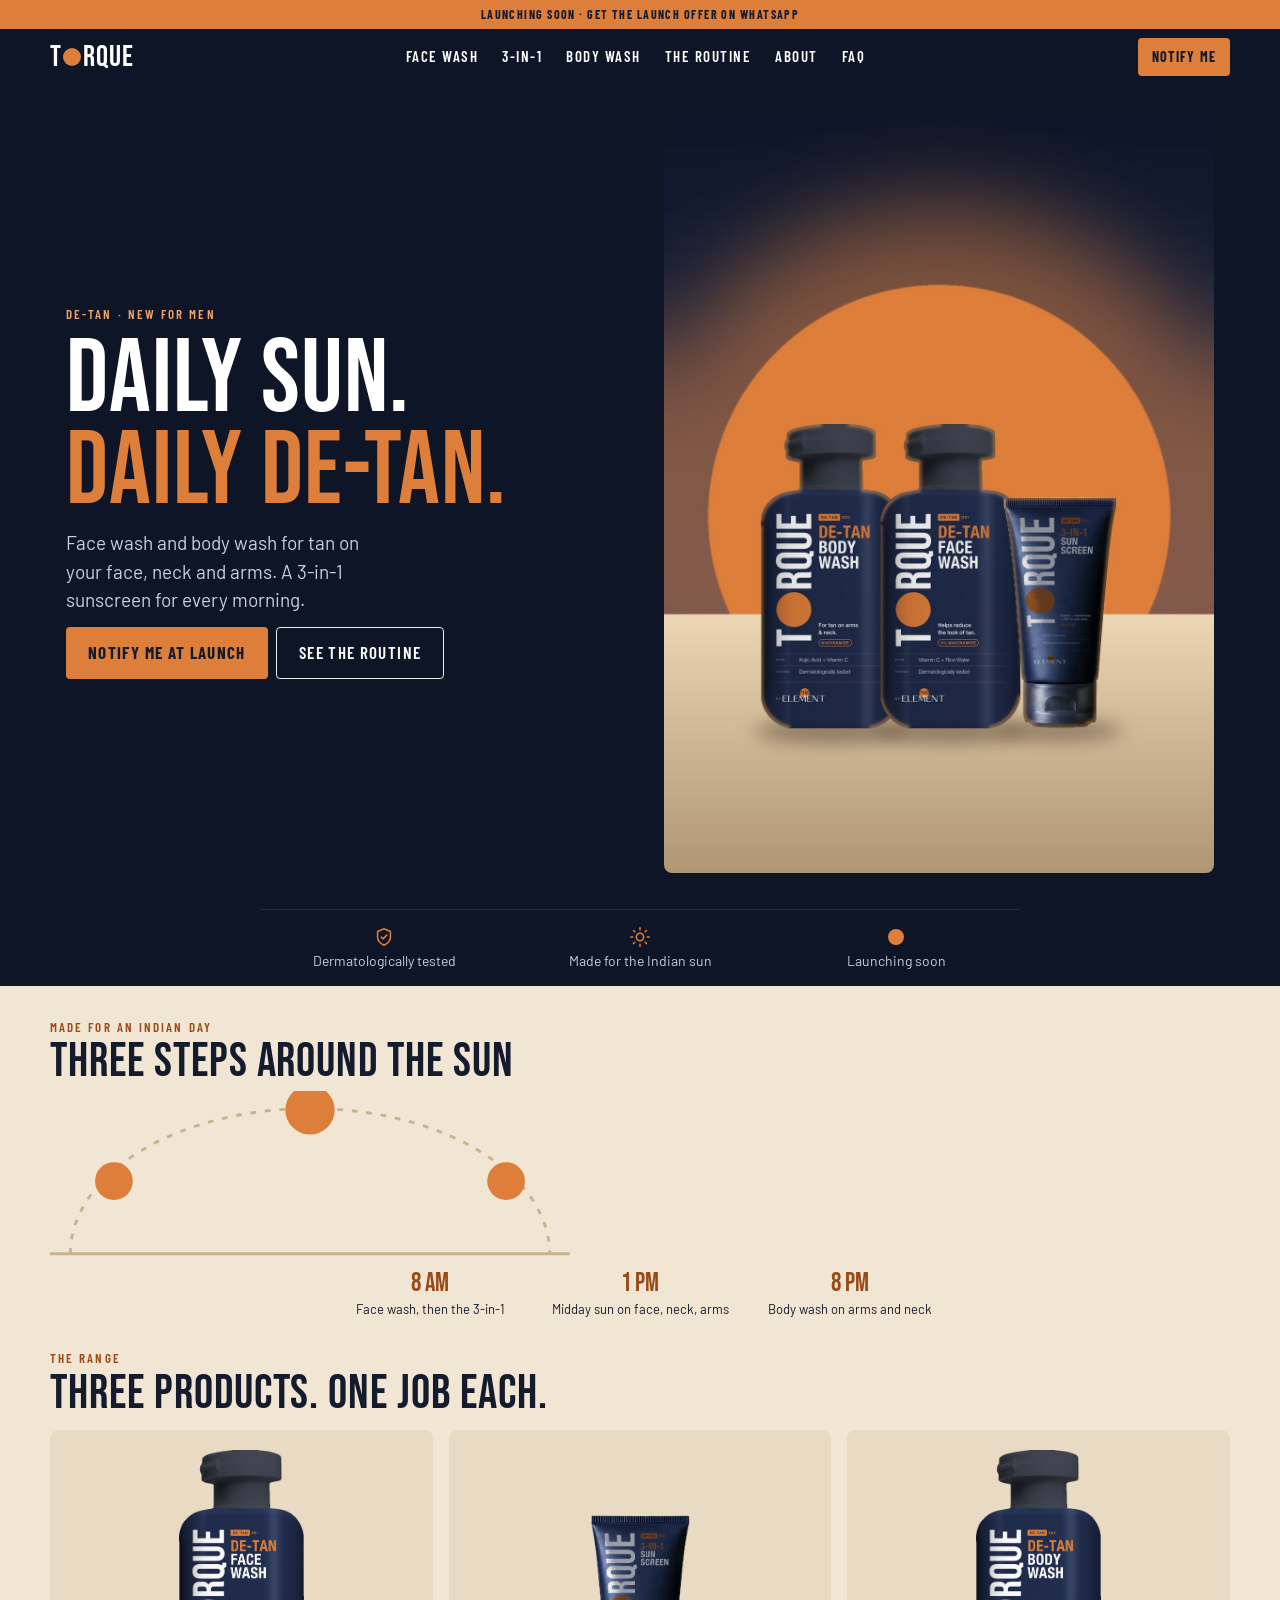
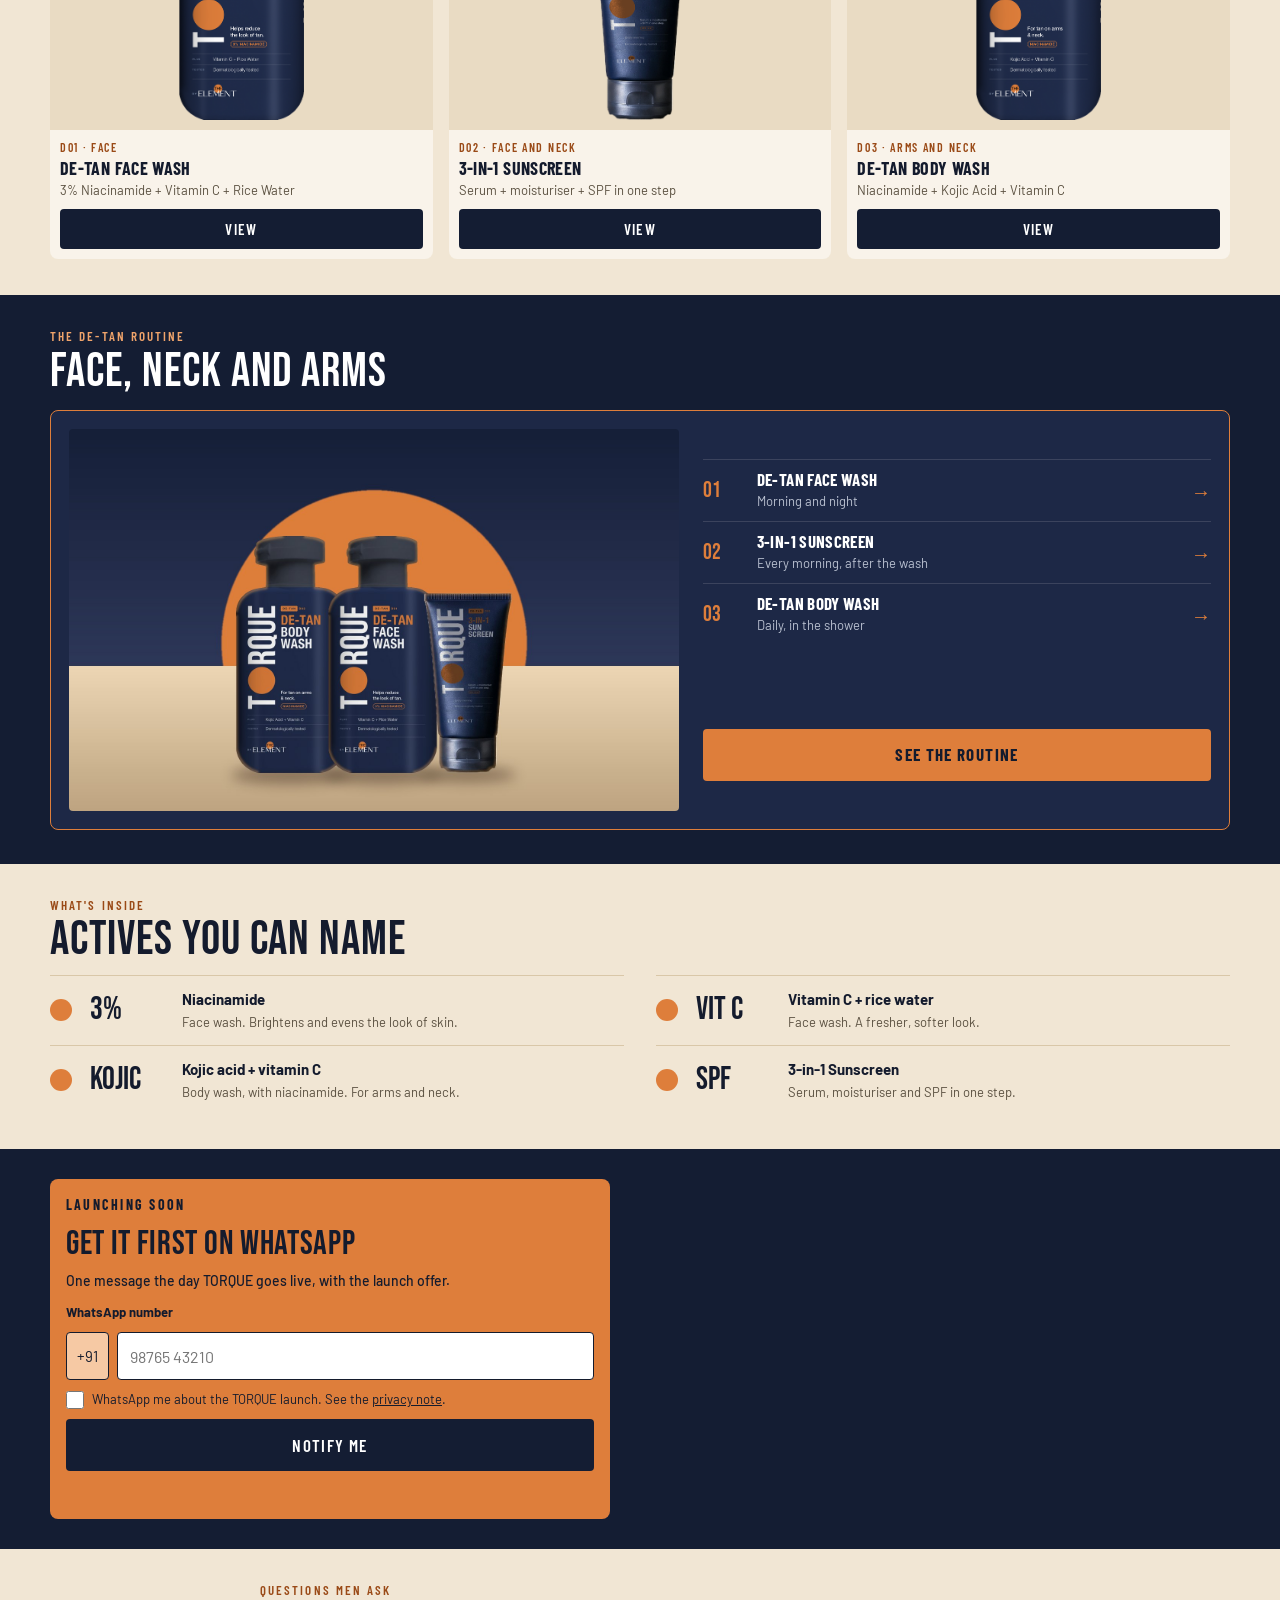
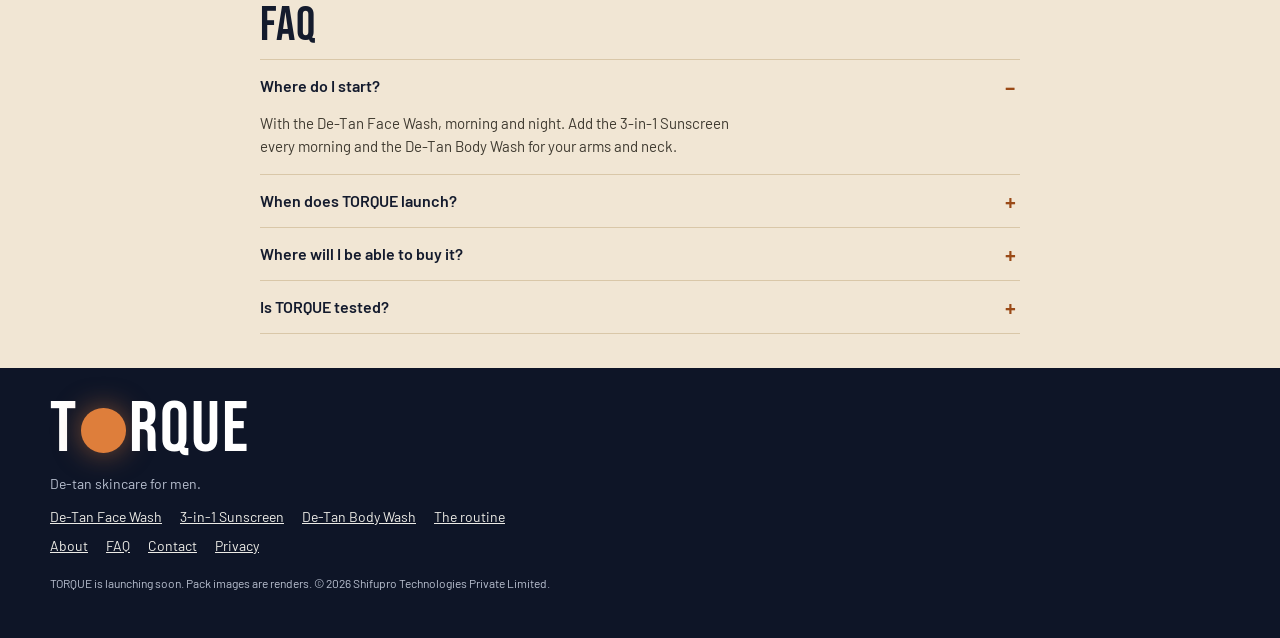
<file: index.html>
<!doctype html>
<html lang="en">
<head>
<meta charset="utf-8">
<meta name="viewport" content="width=device-width,initial-scale=1,viewport-fit=cover">
<title>TORQUE · De-Tan for men</title>
<meta name="description" content="Daily sun. Daily De-Tan. TORQUE De-Tan Face Wash, 3-in-1 Sunscreen and De-Tan Body Wash for men. Launching soon.">
<meta name="robots" content="noindex, nofollow">
<meta name="theme-color" content="#0e1527">
<link rel="canonical" href="https://torquemen.com/">
<meta property="og:type" content="website">
<meta property="og:title" content="TORQUE · De-Tan for men">
<meta property="og:description" content="Daily sun. Daily De-Tan. TORQUE De-Tan Face Wash, 3-in-1 Sunscreen and De-Tan Body Wash for men. Launching soon.">
<meta property="og:url" content="https://torquemen.com/">
<meta property="og:image" content="https://torquemen.com/img/og.jpg">
<link rel="icon" href="favicon.svg" type="image/svg+xml">
<link rel="preconnect" href="https://fonts.googleapis.com">
<link rel="preconnect" href="https://fonts.gstatic.com" crossorigin>
<link rel="stylesheet" href="https://fonts.googleapis.com/css2?family=Barlow:wght@400;500;600;700&family=Barlow+Condensed:wght@500;600;700&family=Bebas+Neue&display=swap">
<link rel="stylesheet" href="site.css">
</head>
<body class="">
<a class="strip" href="#notify">Launching soon · get the launch offer on WhatsApp</a>
<header class="site wrap">
  <div class="in">
    <div style="display:flex;align-items:center;gap:4px">
      <button class="icon-btn menu-btn" type="button" aria-label="Menu" aria-expanded="false" aria-controls="menu"><svg width="24" height="24" viewBox="0 0 24 24" fill="none" stroke="currentColor" stroke-width="1.8" stroke-linecap="round" aria-hidden="true"><path d="M4 7h16M4 12h16M4 17h16"/></svg></button>
      <a class="mark" href="./" aria-label="TORQUE home"><span aria-hidden="true">T</span><i aria-hidden="true"></i><span aria-hidden="true">RQUE</span></a>
    </div>
    <nav class="main" aria-label="Main"><a href="de-tan-face-wash/">Face wash</a><a href="3-in-1-sunscreen/">3-in-1</a><a href="de-tan-body-wash/">Body wash</a><a href="routine/">The routine</a><a href="about/">About</a><a href="faq/">FAQ</a></nav>
    <a class="btn btn-sun hdr-cta" href="#notify">Notify me</a>
  </div>
</header>
<nav class="menu" id="menu" aria-label="Menu"><a href="de-tan-face-wash/">Face wash<small>3% Niacinamide + Vitamin C + Rice Water</small></a><a href="3-in-1-sunscreen/">3-in-1<small>Serum + moisturiser + SPF in one step</small></a><a href="de-tan-body-wash/">Body wash<small>Niacinamide + Kojic Acid + Vitamin C</small></a><a href="routine/">The routine<small>All 3, step by step</small></a><a href="about/">About<small>Why TORQUE</small></a><a href="faq/">FAQ</a><a href="contact/">Contact</a></nav>
<main>
<section class="hero" aria-labelledby="h1">
  <img class="pic" src="img/home-sun-hero.jpg" width="1170" height="1620" alt="The three TORQUE De-Tan packs standing in front of a big orange sun rising over warm stone">
  <div class="txt">
    <p class="eyebrow">De-Tan · new for men</p>
    <h1 id="h1">Daily sun.<br><em>Daily De-Tan.</em></h1>
    <p class="lede">Face wash and body wash for tan on your face, neck and arms. A 3-in-1 sunscreen for every morning.</p>
    <div class="ctas"><a class="btn btn-sun" href="#notify">Notify me at launch</a><a class="btn btn-ghost" href="routine/">See the routine</a></div>
  </div>
</section>
<div class="wrap" style="background:var(--deep)">
  <div class="in trust" aria-label="About TORQUE">
    <div><svg width="22" height="22" viewBox="0 0 24 24" fill="none" stroke="#de7e3b" stroke-width="1.7" stroke-linecap="round" stroke-linejoin="round" aria-hidden="true"><path d="M12 3l7 3v6c0 4-3 7-7 9-4-2-7-5-7-9V6z"/><path d="M9 12l2 2 4-4"/></svg>Dermatologically tested</div>
    <div><svg width="22" height="22" viewBox="0 0 24 24" fill="none" stroke="#de7e3b" stroke-width="1.7" stroke-linecap="round" stroke-linejoin="round" aria-hidden="true"><circle cx="12" cy="12" r="4"/><path d="M12 2v2M12 20v2M4.9 4.9l1.4 1.4M17.7 17.7l1.4 1.4M2 12h2M20 12h2M4.9 19.1l1.4-1.4M17.7 6.3l1.4-1.4"/></svg>Made for the Indian sun</div>
    <div><span class="dot" aria-hidden="true"></span>Launching soon</div>
  </div>
</div>
<section class="sec sand wrap" aria-labelledby="h-sun" style="padding-bottom:26px">
  <div class="in">
    <p class="eyebrow">Made for an Indian day</p>
    <h2 class="h2" id="h-sun">Three steps around the sun</h2>
    <svg class="arc" width="358" height="120" viewBox="0 0 358 120" aria-hidden="true">
      <path d="M14 112 A165 100 0 0 1 344 112" fill="none" stroke="#c9b38f" stroke-width="2" stroke-dasharray="4 6"/>
      <line x1="0" y1="112" x2="358" y2="112" stroke="#c9b38f" stroke-width="2"/>
      <circle cx="44" cy="62" r="13" fill="#de7e3b"/><circle cx="179" cy="13" r="17" fill="#de7e3b"/><circle cx="314" cy="62" r="13" fill="#de7e3b"/>
    </svg>
    <div class="clock">
      <div><b>8 AM</b><span>Face wash, then the 3-in-1</span></div>
      <div><b>1 PM</b><span>Midday sun on face, neck, arms</span></div>
      <div><b>8 PM</b><span>Body wash on arms and neck</span></div>
    </div>
  </div>
</section>
<section class="sand wrap" id="range" aria-labelledby="h-range" style="padding-top:6px;padding-bottom:34px">
  <div class="in">
    <div class="head"><div><p class="eyebrow">The range</p><h2 class="h2" id="h-range">Three products. One job each.</h2></div></div>
    <div class="cards"><a class="card" href="de-tan-face-wash/">
  <span class="shot"><img src="img/cut-facewash.png" alt="TORQUE De-Tan Face Wash" loading="lazy"></span>
  <span class="body"><span class="code">D01 · Face</span><span class="nm">De-Tan Face Wash</span><span class="ds">3% Niacinamide + Vitamin C + Rice Water</span><span class="go">View</span></span>
</a><a class="card" href="3-in-1-sunscreen/">
  <span class="shot"><img class="tube" src="img/cut-sunscreen.png" alt="TORQUE 3-in-1 Sunscreen" loading="lazy"></span>
  <span class="body"><span class="code">D02 · Face and neck</span><span class="nm">3-in-1 Sunscreen</span><span class="ds">Serum + moisturiser + SPF in one step</span><span class="go">View</span></span>
</a><a class="card" href="de-tan-body-wash/">
  <span class="shot"><img src="img/cut-bodywash.png" alt="TORQUE De-Tan Body Wash" loading="lazy"></span>
  <span class="body"><span class="code">D03 · Arms and neck</span><span class="nm">De-Tan Body Wash</span><span class="ds">Niacinamide + Kojic Acid + Vitamin C</span><span class="go">View</span></span>
</a></div>
  </div>
</section>
<section class="sec wrap night" aria-labelledby="h-routine">
  <div class="in">
    <p class="eyebrow">The De-Tan routine</p>
    <h2 class="h2" id="h-routine" style="color:#fff;margin-bottom:16px">Face, neck and arms</h2>
    <div class="rcard">
  <img class="pic" src="img/lineup-sun.jpg" width="1600" height="1000" alt="The three TORQUE De-Tan packs in a row in front of a low orange sun" loading="lazy">
  <div class="rsteps"><a class="rstep" href="de-tan-face-wash/"><b>01</b><div><strong>De-Tan Face Wash</strong><span>Morning and night</span></div><span class="arrow" aria-hidden="true">→</span></a><a class="rstep" href="3-in-1-sunscreen/"><b>02</b><div><strong>3-in-1 Sunscreen</strong><span>Every morning, after the wash</span></div><span class="arrow" aria-hidden="true">→</span></a><a class="rstep" href="de-tan-body-wash/"><b>03</b><div><strong>De-Tan Body Wash</strong><span>Daily, in the shower</span></div><span class="arrow" aria-hidden="true">→</span></a></div>
  <a class="btn btn-sun" href="routine/">See the routine</a>
</div>
  </div>
</section>
<section class="sec sand wrap" aria-labelledby="h-inside">
  <div class="in">
    <p class="eyebrow">What's inside</p>
    <h2 class="h2" id="h-inside" style="margin-bottom:12px">Actives you can name</h2>
    <div class="actives"><div class="active"><i aria-hidden="true"></i><b>3%</b><div><strong>Niacinamide</strong><span>Face wash. Brightens and evens the look of skin.</span></div></div><div class="active"><i aria-hidden="true"></i><b>VIT C</b><div><strong>Vitamin C + rice water</strong><span>Face wash. A fresher, softer look.</span></div></div><div class="active"><i aria-hidden="true"></i><b>KOJIC</b><div><strong>Kojic acid + vitamin C</strong><span>Body wash, with niacinamide. For arms and neck.</span></div></div><div class="active"><i aria-hidden="true"></i><b>SPF</b><div><strong>3-in-1 Sunscreen</strong><span>Serum, moisturiser and SPF in one step.</span></div></div></div>
  </div>
</section>
<section class="wrap night" style="padding-top:30px;padding-bottom:30px">
  <div class="in"><form class="signup" id="notify" novalidate>
  <p class="eyebrow">Launching soon</p>
  <h2 class="h2">Get it first on WhatsApp</h2>
  <p>One message the day TORQUE goes live, with the launch offer.</p>
  <div class="fields" style="display:flex;flex-direction:column;gap:10px">
    <label class="l" for="wa-n">WhatsApp number</label>
    <div class="row"><span class="cc">+91</span><input id="wa-n" type="tel" inputmode="numeric" autocomplete="tel-national" placeholder="98765 43210" maxlength="16" required></div>
    <label class="consent"><input type="checkbox" required> <span>WhatsApp me about the TORQUE launch. See the <a href="privacy/">privacy note</a>.</span></label>
    <button class="btn btn-night" type="submit">Notify me</button>
  </div>
  <div class="msg" role="status" aria-live="polite"></div>
</form></div>
</section>
<section class="sec sand wrap" aria-labelledby="h-faq">
  <div class="in faq">
    <p class="eyebrow">Questions men ask</p>
    <h2 class="h2" id="h-faq" style="margin-bottom:10px">FAQ</h2>
    <div class="faq-list"><details open><summary>Where do I start?</summary><p>With the De-Tan Face Wash, morning and night. Add the 3-in-1 Sunscreen every morning and the De-Tan Body Wash for your arms and neck.</p></details><details><summary>When does TORQUE launch?</summary><p>Soon. Leave your WhatsApp number and we will message you the day it goes live, with the launch offer.</p></details><details><summary>Where will I be able to buy it?</summary><p>On this website first. We will WhatsApp you the link at launch.</p></details><details><summary>Is TORQUE tested?</summary><p>Yes. Every TORQUE product is dermatologically tested.</p></details></div>
  </div>
</section>
</main>
<footer class="site wrap">
  <div class="in">
    <span class="mark" role="img" aria-label="TORQUE"><span aria-hidden="true">T</span><i aria-hidden="true"></i><span aria-hidden="true">RQUE</span></span>
    <p>De-tan skincare for men.</p>
    <nav aria-label="Products"><a href="de-tan-face-wash/">De-Tan Face Wash</a><a href="3-in-1-sunscreen/">3-in-1 Sunscreen</a><a href="de-tan-body-wash/">De-Tan Body Wash</a><a href="routine/">The routine</a></nav>
    <nav aria-label="Help"><a href="about/">About</a><a href="faq/">FAQ</a><a href="contact/">Contact</a><a href="privacy/">Privacy</a></nav>
    <p class="note">TORQUE is launching soon. Pack images are renders. © 2026 Shifupro Technologies Private Limited.</p>
  </div>
</footer>

<div class="toast" id="toast" role="status" aria-live="polite"></div>
<script src="site.js" defer></script>
</body>
</html>
</file>
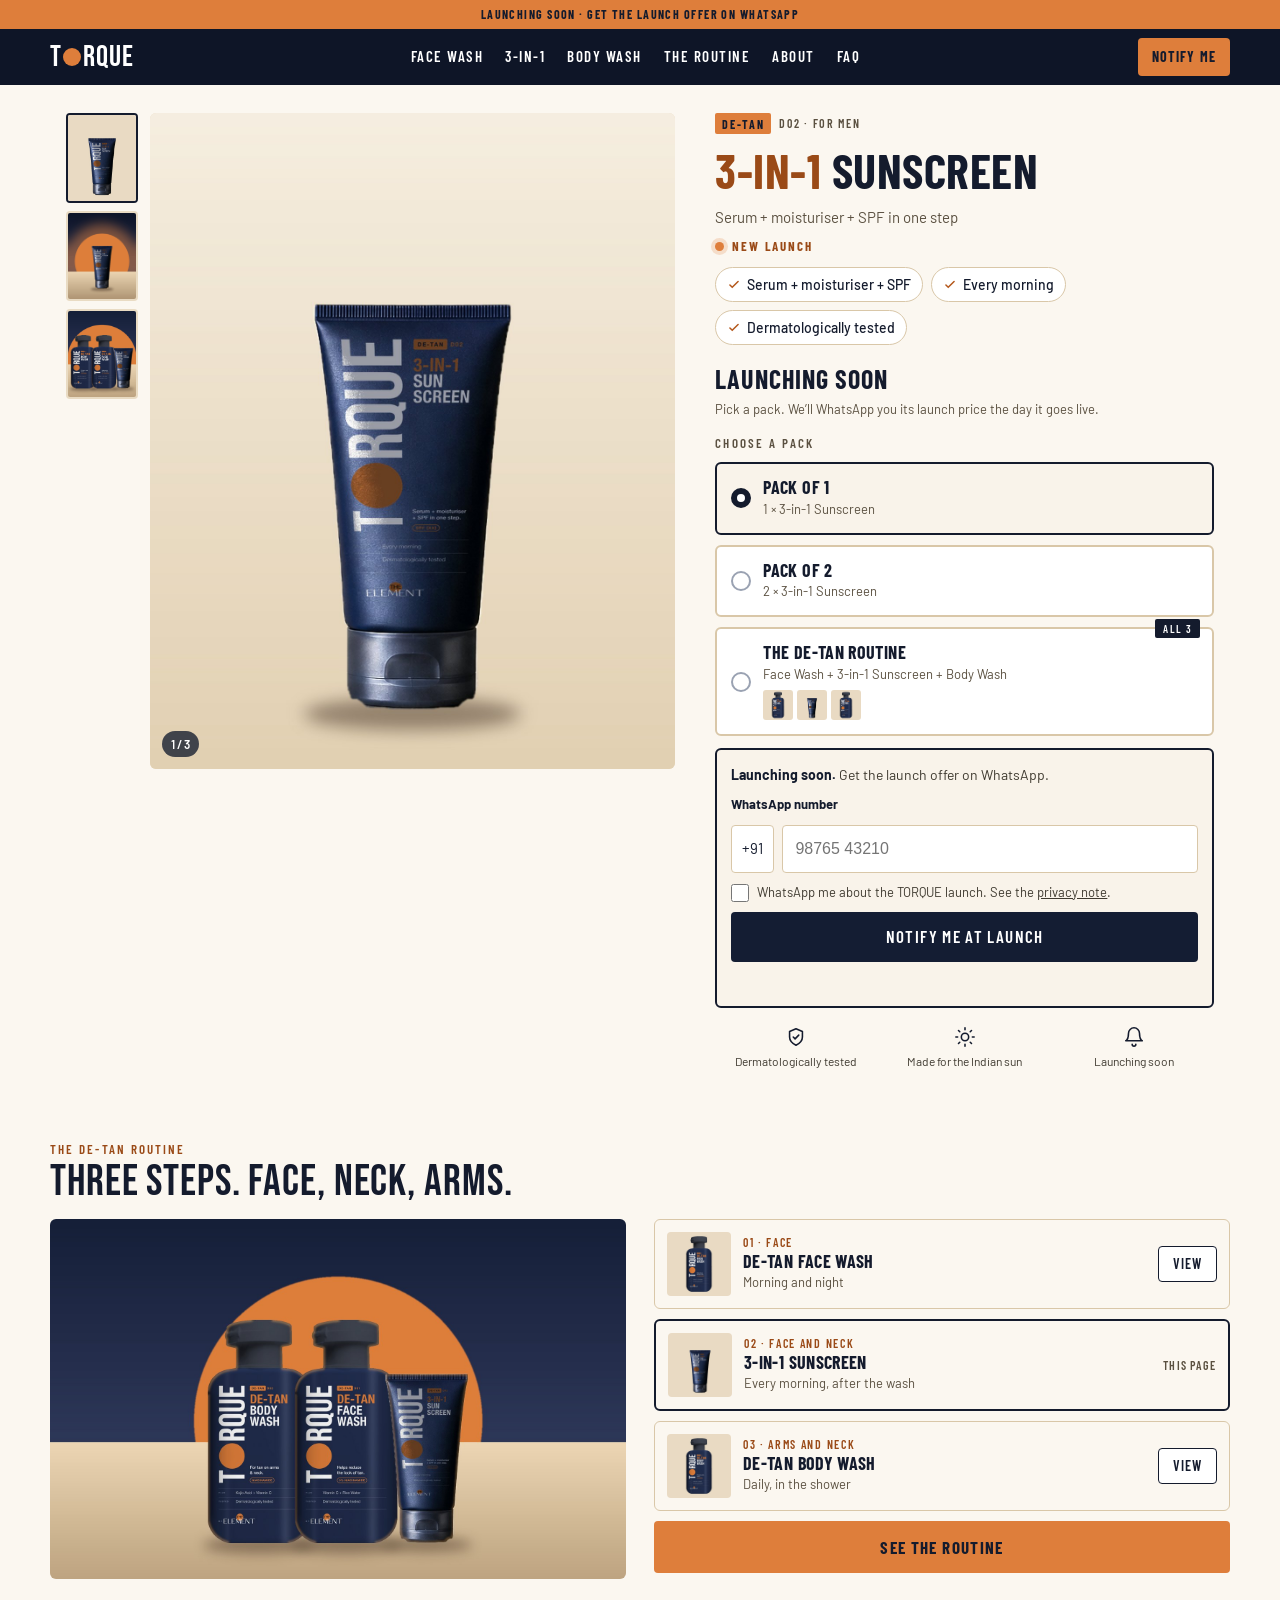
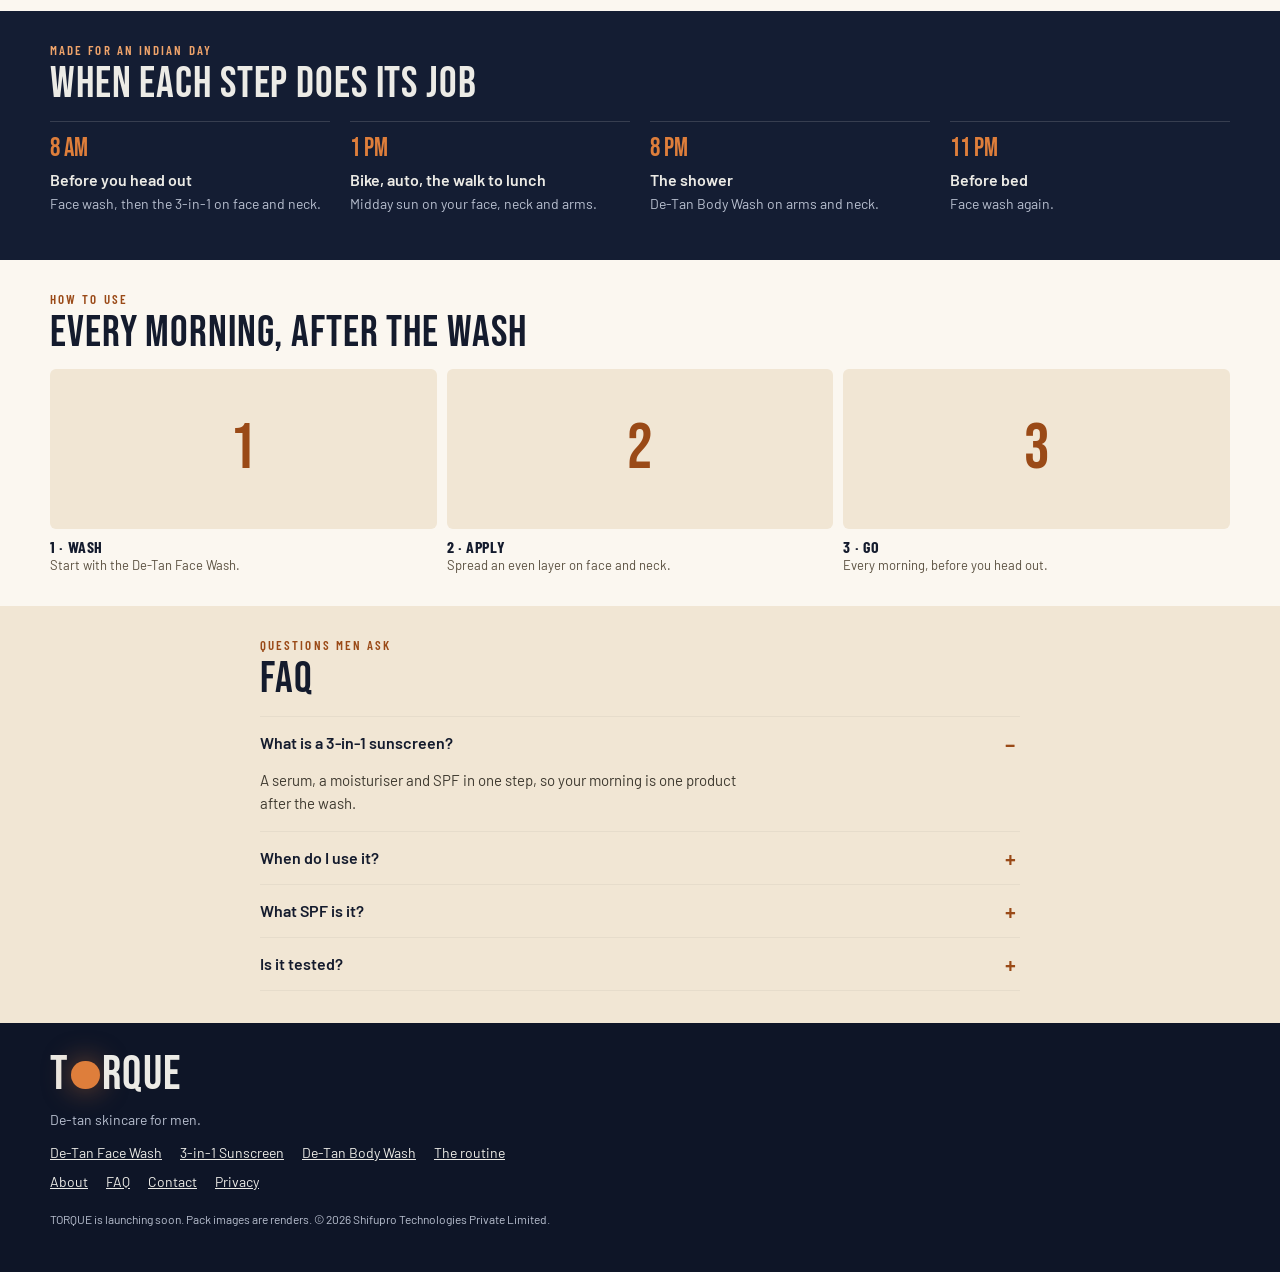
<file: 3-in-1-sunscreen/index.html>
<!doctype html>
<html lang="en">
<head>
<meta charset="utf-8">
<meta name="viewport" content="width=device-width,initial-scale=1,viewport-fit=cover">
<title>TORQUE 3-in-1 Sunscreen · launching soon</title>
<meta name="description" content="TORQUE 3-in-1 Sunscreen: serum, moisturiser and SPF in one step. Every morning, after the De-Tan Face Wash.">
<meta name="robots" content="noindex, nofollow">
<meta name="theme-color" content="#0e1527">
<link rel="canonical" href="https://torquemen.com/3-in-1-sunscreen/">
<meta property="og:type" content="website">
<meta property="og:title" content="TORQUE 3-in-1 Sunscreen · launching soon">
<meta property="og:description" content="TORQUE 3-in-1 Sunscreen: serum, moisturiser and SPF in one step. Every morning, after the De-Tan Face Wash.">
<meta property="og:url" content="https://torquemen.com/3-in-1-sunscreen/">
<meta property="og:image" content="https://torquemen.com/img/og.jpg">
<link rel="icon" href="../favicon.svg" type="image/svg+xml">
<link rel="preconnect" href="https://fonts.googleapis.com">
<link rel="preconnect" href="https://fonts.gstatic.com" crossorigin>
<link rel="stylesheet" href="https://fonts.googleapis.com/css2?family=Barlow:wght@400;500;600;700&family=Barlow+Condensed:wght@500;600;700&family=Bebas+Neue&display=swap">
<link rel="stylesheet" href="../pdp.css">
</head>
<body class="">
<a class="strip" href="#notify">Launching soon · get the launch offer on <b>WhatsApp</b></a>
<header class="site wrap">
  <div class="in">
    <div class="lhs">
      <button class="icon-btn menu-btn" type="button" aria-label="Menu" aria-expanded="false" aria-controls="menu"><svg width="24" height="24" viewBox="0 0 24 24" fill="none" stroke="currentColor" stroke-width="1.8" stroke-linecap="round" aria-hidden="true"><path d="M4 7h16M4 12h16M4 17h16"/></svg></button>
      <a class="mark" href="../" aria-label="TORQUE home"><span aria-hidden="true">T</span><i aria-hidden="true"></i><span aria-hidden="true">RQUE</span></a>
    </div>
    <nav class="main" aria-label="Main"><a href="../de-tan-face-wash/">Face wash</a><a href="../3-in-1-sunscreen/">3-in-1</a><a href="../de-tan-body-wash/">Body wash</a><a href="../routine/">The routine</a><a href="../about/">About</a><a href="../faq/">FAQ</a></nav>
    <a class="btn btn-tan hdr-cta" href="#notify">Notify me</a>
  </div>
</header>
<nav class="menu" id="menu" aria-label="Menu"><a href="../de-tan-face-wash/">Face wash<small>3% Niacinamide + Vitamin C + Rice Water</small></a><a href="../3-in-1-sunscreen/">3-in-1<small>Serum + moisturiser + SPF in one step</small></a><a href="../de-tan-body-wash/">Body wash<small>Niacinamide + Kojic Acid + Vitamin C</small></a><a href="../routine/">The routine<small>All 3, step by step</small></a><a href="../about/">About<small>Why TORQUE</small></a><a href="../faq/">FAQ</a><a href="../contact/">Contact</a></nav>
<main>
<div class="top">
  <section class="gallery" aria-label="Product photos">
    <div class="stage"><img class="slide" src="../img/sunscreen-sand.jpg" width="1200" height="1500" alt="TORQUE 3-in-1 Sunscreen, navy tube with an orange dot, on warm sand"><img class="slide" src="../img/sunscreen-sun.jpg" width="1200" height="1500" alt="TORQUE 3-in-1 Sunscreen in front of a rising orange sun" hidden loading="lazy"><img class="slide" src="../img/lineup-sun.jpg" width="1200" height="1500" alt="The TORQUE De-Tan routine: body wash, face wash and 3-in-1 sunscreen in front of a low sun" hidden loading="lazy"><span class="count"><span id="shotNo">1</span> / 3</span></div>
    <div class="thumbs" role="group" aria-label="Choose a photo"><button type="button" aria-label="Photo 1" aria-pressed="true"><img src="../img/thumb-sunscreen-sand.jpg" alt="" loading="lazy"></button><button type="button" aria-label="Photo 2" aria-pressed="false"><img src="../img/sunscreen-sun.jpg" alt="" loading="lazy"></button><button type="button" aria-label="Photo 3" aria-pressed="false"><img src="../img/lineup-sun.jpg" alt="" loading="lazy"></button></div>
  </section>

  <section class="buy" aria-label="Product">
    <div class="tagrow"><span class="tag">DE-TAN</span><span>D02 · FOR MEN</span></div>
    <h1 id="h1"><em>3-in-1</em> Sunscreen</h1>
    <p class="sub">Serum + moisturiser + SPF in one step</p>
    <p class="newl"><i aria-hidden="true"></i>New launch</p>
    <div class="chips"><span class="chip"><svg width="14" height="14" viewBox="0 0 24 24" fill="none" stroke="#b4581c" stroke-width="2.6" stroke-linecap="round" stroke-linejoin="round" aria-hidden="true"><path d="M5 12l4 4 10-10"/></svg>Serum + moisturiser + SPF</span><span class="chip"><svg width="14" height="14" viewBox="0 0 24 24" fill="none" stroke="#b4581c" stroke-width="2.6" stroke-linecap="round" stroke-linejoin="round" aria-hidden="true"><path d="M5 12l4 4 10-10"/></svg>Every morning</span><span class="chip"><svg width="14" height="14" viewBox="0 0 24 24" fill="none" stroke="#b4581c" stroke-width="2.6" stroke-linecap="round" stroke-linejoin="round" aria-hidden="true"><path d="M5 12l4 4 10-10"/></svg>Dermatologically tested</span></div>
    <div class="price"><span class="now soon">Launching soon</span></div>
    <p class="tax">Pick a pack. We’ll WhatsApp you its launch price the day it goes live.</p>
    <p class="label" id="packLabel">Choose a pack</p>
    <div class="packs" role="radiogroup" aria-labelledby="packLabel"><button class="pack" type="button" role="radio" aria-checked="true" data-pack="Pack of 1">
        <span class="dot" aria-hidden="true"></span>
        <span class="txt"><span class="t">Pack of 1</span><span class="s">1 × 3-in-1 Sunscreen</span></span>
        
      </button><button class="pack" type="button" role="radio" aria-checked="false" data-pack="Pack of 2">
        <span class="dot" aria-hidden="true"></span>
        <span class="txt"><span class="t">Pack of 2</span><span class="s">2 × 3-in-1 Sunscreen</span></span>
        
      </button><button class="pack" type="button" role="radio" aria-checked="false" data-pack="The De-Tan Routine">
        <span class="dot" aria-hidden="true"></span>
        <span class="txt"><span class="t">The De-Tan Routine</span><span class="s">Face Wash + 3-in-1 Sunscreen + Body Wash</span><span class="minis"><img src="../img/thumb-facewash-sand.jpg" alt=""><img src="../img/thumb-sunscreen-sand.jpg" alt=""><img src="../img/thumb-bodywash-sand.jpg" alt=""></span></span>
        <span class="badge">All 3</span>
      </button></div>
    <form class="signup" id="notify" novalidate>
      <p class="lead"><b>Launching soon.</b> Get the launch offer on WhatsApp.</p>
      <div class="fields">
        <label class="l" for="wa-n">WhatsApp number</label>
        <div class="row"><span class="cc">+91</span><input id="wa-n" type="tel" inputmode="numeric" autocomplete="tel-national" placeholder="98765 43210" maxlength="16" required></div>
        <label class="consent"><input type="checkbox" required> <span>WhatsApp me about the TORQUE launch. See the <a href="../privacy/">privacy note</a>.</span></label>
        <button class="btn btn-navy" type="submit">Notify me at launch</button>
      </div>
      <div class="msg" role="status" aria-live="polite"></div>
    </form>
    <div class="trust">
      <div><svg width="22" height="22" viewBox="0 0 24 24" fill="none" stroke="#141b2d" stroke-width="1.7" stroke-linecap="round" stroke-linejoin="round" aria-hidden="true"><path d="M12 3l7 3v6c0 4-3 7-7 9-4-2-7-5-7-9V6z"/><path d="M9 12l2 2 4-4"/></svg>Dermatologically tested</div>
      <div><svg width="22" height="22" viewBox="0 0 24 24" fill="none" stroke="#141b2d" stroke-width="1.7" stroke-linecap="round" stroke-linejoin="round" aria-hidden="true"><circle cx="12" cy="12" r="4"/><path d="M12 2v2M12 20v2M4.9 4.9l1.4 1.4M17.7 17.7l1.4 1.4M2 12h2M20 12h2M4.9 19.1l1.4-1.4M17.7 6.3l1.4-1.4"/></svg>Made for the Indian sun</div>
      <div><svg width="22" height="22" viewBox="0 0 24 24" fill="none" stroke="#141b2d" stroke-width="1.7" stroke-linecap="round" stroke-linejoin="round" aria-hidden="true"><path d="M6 8a6 6 0 0 1 12 0c0 7 3 8 3 8H3s3-1 3-8"/><path d="M10 20a2 2 0 0 0 4 0"/></svg>Launching soon</div>
    </div>
  </section>
</div>

<section class="sec wrap" aria-labelledby="h-routine">
  <div class="in">
    <div class="head"><div><p class="eyebrow">The De-Tan routine</p><h2 class="h2" id="h-routine">Three steps. Face, neck, arms.</h2></div></div>
    <div class="routine">
      <img class="pic" src="../img/lineup-sun.jpg" width="1600" height="1000" alt="TORQUE De-Tan Body Wash, Face Wash and 3-in-1 Sunscreen in a row in front of a low orange sun" loading="lazy">
      <div class="steps"><div class="step">
          <img src="../img/thumb-facewash-sand.jpg" alt="De-Tan Face Wash" loading="lazy">
          <div class="txt"><span class="where">01 · Face</span><span class="n">De-Tan Face Wash</span><span class="w">Morning and night</span></div>
          <div class="act"><a class="btn-line" href="../de-tan-face-wash/">View</a></div>
        </div><div class="step this">
          <img src="../img/thumb-sunscreen-sand.jpg" alt="3-in-1 Sunscreen" loading="lazy">
          <div class="txt"><span class="where">02 · Face and neck</span><span class="n">3-in-1 Sunscreen</span><span class="w">Every morning, after the wash</span></div>
          <div class="act"><span class="here">This page</span></div>
        </div><div class="step">
          <img src="../img/thumb-bodywash-sand.jpg" alt="De-Tan Body Wash" loading="lazy">
          <div class="txt"><span class="where">03 · Arms and neck</span><span class="n">De-Tan Body Wash</span><span class="w">Daily, in the shower</span></div>
          <div class="act"><a class="btn-line" href="../de-tan-body-wash/">View</a></div>
        </div>
        <a class="btn btn-tan all" href="../routine/">See the routine</a>
      </div>
    </div>
  </div>
</section>



<section class="sec day wrap" aria-labelledby="h-day">
  <div class="in">
    <div class="head"><div><p class="eyebrow">Made for an Indian day</p><h2 class="h2" id="h-day">When each step does its job</h2></div></div>
    <div class="times"><div class="time"><b>8 AM</b><div><strong>Before you head out</strong><span>Face wash, then the 3-in-1 on face and neck.</span></div></div><div class="time"><b>1 PM</b><div><strong>Bike, auto, the walk to lunch</strong><span>Midday sun on your face, neck and arms.</span></div></div><div class="time"><b>8 PM</b><div><strong>The shower</strong><span>De-Tan Body Wash on arms and neck.</span></div></div><div class="time"><b>11 PM</b><div><strong>Before bed</strong><span>Face wash again.</span></div></div></div>
  </div>
</section>

<section class="sec wrap" aria-labelledby="h-how">
  <div class="in">
    <div class="head"><div><p class="eyebrow">How to use</p><h2 class="h2" id="h-how">Every morning, after the wash</h2></div></div>
    <div class="how"><div><div class="num" aria-hidden="true">1</div><strong>1 · Wash</strong><span>Start with the De-Tan Face Wash.</span></div><div><div class="num" aria-hidden="true">2</div><strong>2 · Apply</strong><span>Spread an even layer on face and neck.</span></div><div><div class="num" aria-hidden="true">3</div><strong>3 · Go</strong><span>Every morning, before you head out.</span></div></div>
  </div>
</section>

<section class="sec band wrap" aria-labelledby="h-faq">
  <div class="in faq">
    <div class="head"><div><p class="eyebrow">Questions men ask</p><h2 class="h2" id="h-faq">FAQ</h2></div></div>
    <div class="faq-list"><details open><summary>What is a 3-in-1 sunscreen?</summary><p>A serum, a moisturiser and SPF in one step, so your morning is one product after the wash.</p></details><details><summary>When do I use it?</summary><p>Every morning, after the De-Tan Face Wash, on face and neck.</p></details><details><summary>What SPF is it?</summary><p>We will share the full details at launch. Join the WhatsApp list to get them first.</p></details><details><summary>Is it tested?</summary><p>Yes. It is dermatologically tested.</p></details></div>
  </div>
</section>
</main>
<footer class="site wrap">
  <div class="in">
    <span class="mark" role="img" aria-label="TORQUE"><span aria-hidden="true">T</span><i aria-hidden="true"></i><span aria-hidden="true">RQUE</span></span>
    <p>De-tan skincare for men.</p>
    <nav aria-label="Products"><a href="../de-tan-face-wash/">De-Tan Face Wash</a><a href="../3-in-1-sunscreen/">3-in-1 Sunscreen</a><a href="../de-tan-body-wash/">De-Tan Body Wash</a><a href="../routine/">The routine</a></nav>
    <nav aria-label="Help" style="margin-top:8px"><a href="../about/">About</a><a href="../faq/">FAQ</a><a href="../contact/">Contact</a><a href="../privacy/">Privacy</a></nav>
    <p class="note">TORQUE is launching soon. Pack images are renders. © 2026 Shifupro Technologies Private Limited.</p>
  </div>
</footer>

<div class="bar-buy" aria-label="Launch list">
  <div class="row">
    <img src="../img/thumb-sunscreen-sand.jpg" alt="">
    <div class="nm"><b>3-in-1 Sunscreen</b><span id="barPack">Pack of 1</span></div>
    <a class="btn btn-tan" href="#notify">Notify me</a>
  </div>
</div>
<div class="toast" id="toast" role="status" aria-live="polite"></div>
<script src="../site.js" defer></script>
</body>
</html>
</file>
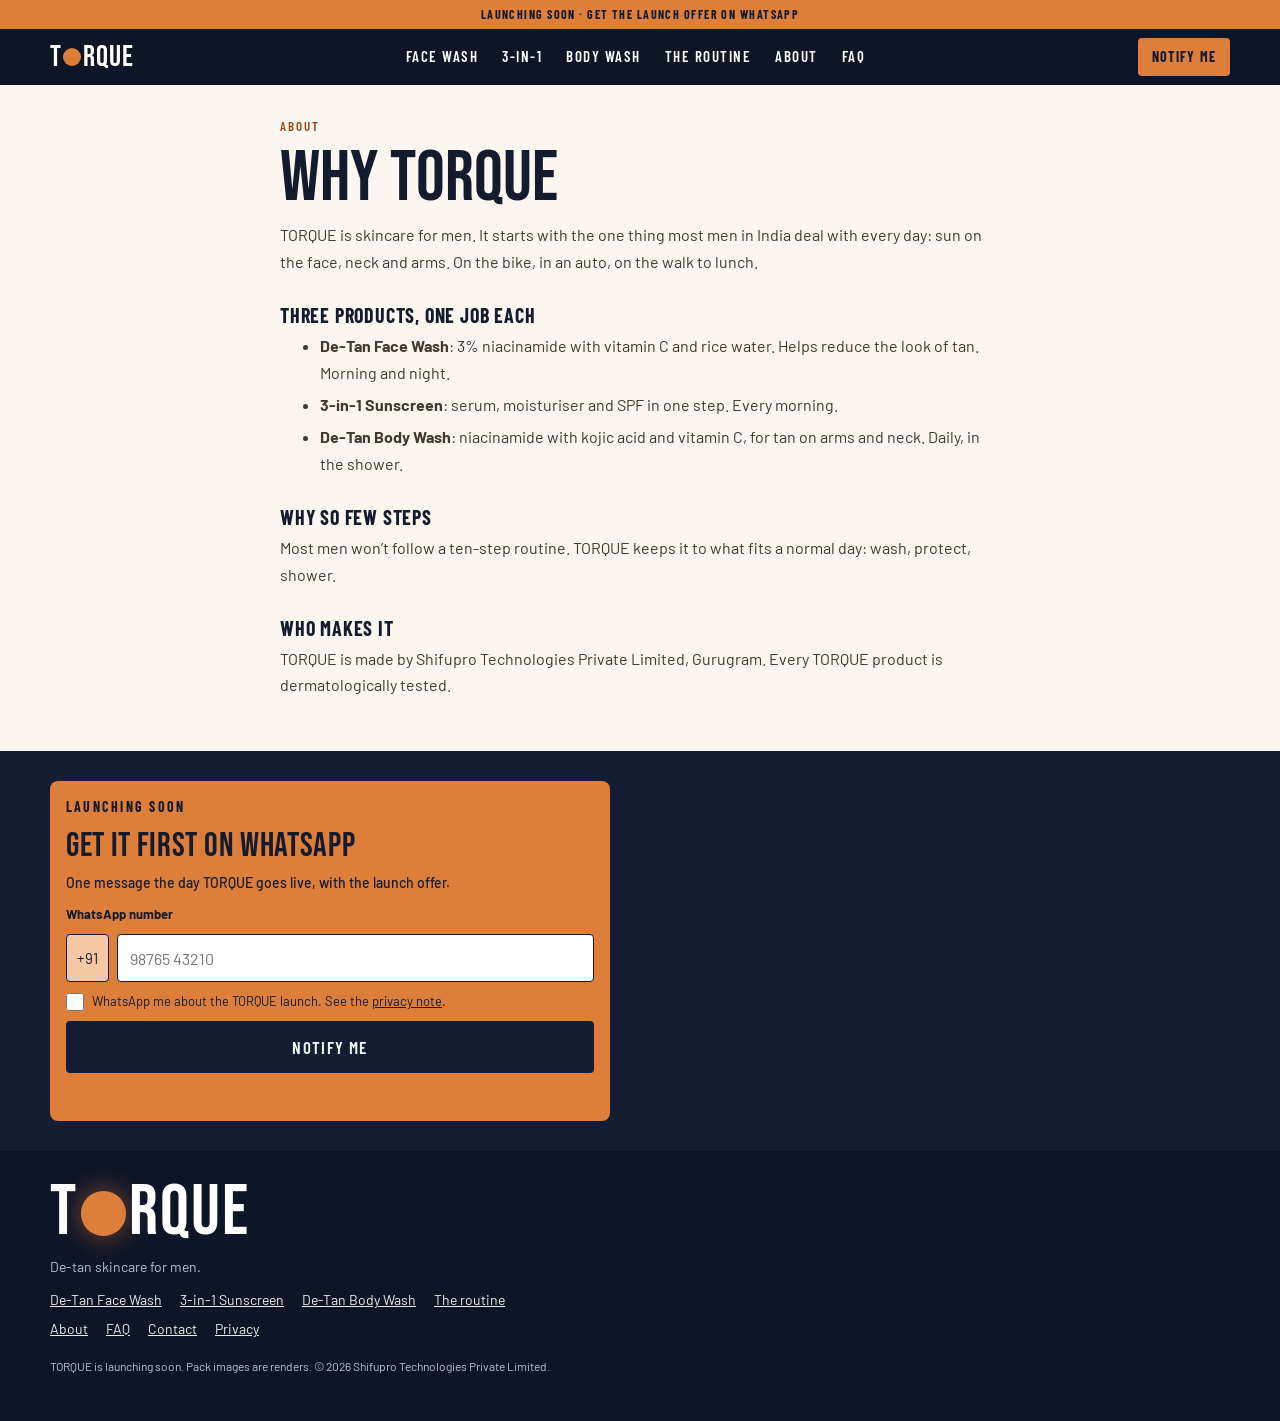
<file: about/index.html>
<!doctype html>
<html lang="en">
<head>
<meta charset="utf-8">
<meta name="viewport" content="width=device-width,initial-scale=1,viewport-fit=cover">
<title>Why TORQUE</title>
<meta name="description" content="TORQUE is skincare for men: a De-Tan Face Wash, a 3-in-1 Sunscreen and a De-Tan Body Wash.">
<meta name="robots" content="noindex, nofollow">
<meta name="theme-color" content="#0e1527">
<link rel="canonical" href="https://torquemen.com/about/">
<meta property="og:type" content="website">
<meta property="og:title" content="Why TORQUE">
<meta property="og:description" content="TORQUE is skincare for men: a De-Tan Face Wash, a 3-in-1 Sunscreen and a De-Tan Body Wash.">
<meta property="og:url" content="https://torquemen.com/about/">
<meta property="og:image" content="https://torquemen.com/img/og.jpg">
<link rel="icon" href="../favicon.svg" type="image/svg+xml">
<link rel="preconnect" href="https://fonts.googleapis.com">
<link rel="preconnect" href="https://fonts.gstatic.com" crossorigin>
<link rel="stylesheet" href="https://fonts.googleapis.com/css2?family=Barlow:wght@400;500;600;700&family=Barlow+Condensed:wght@500;600;700&family=Bebas+Neue&display=swap">
<link rel="stylesheet" href="../site.css">
</head>
<body class="light">
<a class="strip" href="#notify">Launching soon · get the launch offer on WhatsApp</a>
<header class="site wrap">
  <div class="in">
    <div style="display:flex;align-items:center;gap:4px">
      <button class="icon-btn menu-btn" type="button" aria-label="Menu" aria-expanded="false" aria-controls="menu"><svg width="24" height="24" viewBox="0 0 24 24" fill="none" stroke="currentColor" stroke-width="1.8" stroke-linecap="round" aria-hidden="true"><path d="M4 7h16M4 12h16M4 17h16"/></svg></button>
      <a class="mark" href="../" aria-label="TORQUE home"><span aria-hidden="true">T</span><i aria-hidden="true"></i><span aria-hidden="true">RQUE</span></a>
    </div>
    <nav class="main" aria-label="Main"><a href="../de-tan-face-wash/">Face wash</a><a href="../3-in-1-sunscreen/">3-in-1</a><a href="../de-tan-body-wash/">Body wash</a><a href="../routine/">The routine</a><a href="../about/">About</a><a href="../faq/">FAQ</a></nav>
    <a class="btn btn-sun hdr-cta" href="#notify">Notify me</a>
  </div>
</header>
<nav class="menu" id="menu" aria-label="Menu"><a href="../de-tan-face-wash/">Face wash<small>3% Niacinamide + Vitamin C + Rice Water</small></a><a href="../3-in-1-sunscreen/">3-in-1<small>Serum + moisturiser + SPF in one step</small></a><a href="../de-tan-body-wash/">Body wash<small>Niacinamide + Kojic Acid + Vitamin C</small></a><a href="../routine/">The routine<small>All 3, step by step</small></a><a href="../about/">About<small>Why TORQUE</small></a><a href="../faq/">FAQ</a><a href="../contact/">Contact</a></nav>
<main>
<section class="wrap paper" style="padding-top:34px;padding-bottom:40px">
  <div class="in prose"><p class="eyebrow">About</p>
<h1>Why TORQUE</h1>
<p>TORQUE is skincare for men. It starts with the one thing most men in India deal with every day: sun on the face, neck and arms. On the bike, in an auto, on the walk to lunch.</p>
<h2>Three products, one job each</h2>
<ul>
<li><strong>De-Tan Face Wash</strong>: 3% niacinamide with vitamin C and rice water. Helps reduce the look of tan. Morning and night.</li>
<li><strong>3-in-1 Sunscreen</strong>: serum, moisturiser and SPF in one step. Every morning.</li>
<li><strong>De-Tan Body Wash</strong>: niacinamide with kojic acid and vitamin C, for tan on arms and neck. Daily, in the shower.</li>
</ul>
<h2>Why so few steps</h2>
<p>Most men won’t follow a ten-step routine. TORQUE keeps it to what fits a normal day: wash, protect, shower.</p>
<h2>Who makes it</h2>
<p>TORQUE is made by Shifupro Technologies Private Limited, Gurugram. Every TORQUE product is dermatologically tested.</p></div>
</section>
<section class="wrap night" style="padding-top:30px;padding-bottom:30px"><div class="in"><form class="signup" id="notify" novalidate>
  <p class="eyebrow">Launching soon</p>
  <h2 class="h2">Get it first on WhatsApp</h2>
  <p>One message the day TORQUE goes live, with the launch offer.</p>
  <div class="fields" style="display:flex;flex-direction:column;gap:10px">
    <label class="l" for="wa-n">WhatsApp number</label>
    <div class="row"><span class="cc">+91</span><input id="wa-n" type="tel" inputmode="numeric" autocomplete="tel-national" placeholder="98765 43210" maxlength="16" required></div>
    <label class="consent"><input type="checkbox" required> <span>WhatsApp me about the TORQUE launch. See the <a href="../privacy/">privacy note</a>.</span></label>
    <button class="btn btn-night" type="submit">Notify me</button>
  </div>
  <div class="msg" role="status" aria-live="polite"></div>
</form></div></section>
</main>
<footer class="site wrap">
  <div class="in">
    <span class="mark" role="img" aria-label="TORQUE"><span aria-hidden="true">T</span><i aria-hidden="true"></i><span aria-hidden="true">RQUE</span></span>
    <p>De-tan skincare for men.</p>
    <nav aria-label="Products"><a href="../de-tan-face-wash/">De-Tan Face Wash</a><a href="../3-in-1-sunscreen/">3-in-1 Sunscreen</a><a href="../de-tan-body-wash/">De-Tan Body Wash</a><a href="../routine/">The routine</a></nav>
    <nav aria-label="Help"><a href="../about/">About</a><a href="../faq/">FAQ</a><a href="../contact/">Contact</a><a href="../privacy/">Privacy</a></nav>
    <p class="note">TORQUE is launching soon. Pack images are renders. © 2026 Shifupro Technologies Private Limited.</p>
  </div>
</footer>

<div class="toast" id="toast" role="status" aria-live="polite"></div>
<script src="../site.js" defer></script>
</body>
</html>
</file>
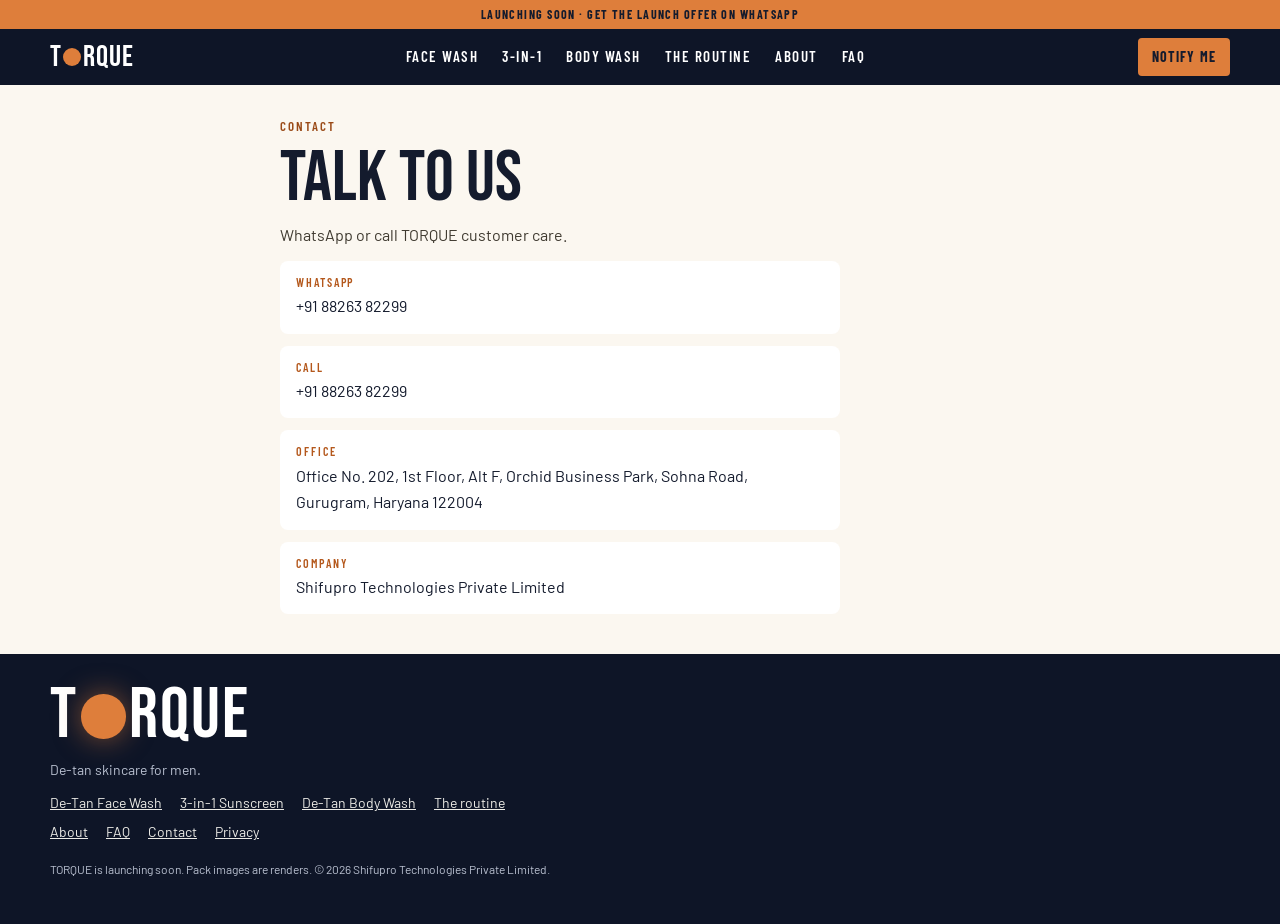
<file: contact/index.html>
<!doctype html>
<html lang="en">
<head>
<meta charset="utf-8">
<meta name="viewport" content="width=device-width,initial-scale=1,viewport-fit=cover">
<title>Contact TORQUE</title>
<meta name="description" content="WhatsApp or call TORQUE customer care on +91 88263 82299.">
<meta name="robots" content="noindex, nofollow">
<meta name="theme-color" content="#0e1527">
<link rel="canonical" href="https://torquemen.com/contact/">
<meta property="og:type" content="website">
<meta property="og:title" content="Contact TORQUE">
<meta property="og:description" content="WhatsApp or call TORQUE customer care on +91 88263 82299.">
<meta property="og:url" content="https://torquemen.com/contact/">
<meta property="og:image" content="https://torquemen.com/img/og.jpg">
<link rel="icon" href="../favicon.svg" type="image/svg+xml">
<link rel="preconnect" href="https://fonts.googleapis.com">
<link rel="preconnect" href="https://fonts.gstatic.com" crossorigin>
<link rel="stylesheet" href="https://fonts.googleapis.com/css2?family=Barlow:wght@400;500;600;700&family=Barlow+Condensed:wght@500;600;700&family=Bebas+Neue&display=swap">
<link rel="stylesheet" href="../site.css">
</head>
<body class="light">
<a class="strip" href="#notify">Launching soon · get the launch offer on WhatsApp</a>
<header class="site wrap">
  <div class="in">
    <div style="display:flex;align-items:center;gap:4px">
      <button class="icon-btn menu-btn" type="button" aria-label="Menu" aria-expanded="false" aria-controls="menu"><svg width="24" height="24" viewBox="0 0 24 24" fill="none" stroke="currentColor" stroke-width="1.8" stroke-linecap="round" aria-hidden="true"><path d="M4 7h16M4 12h16M4 17h16"/></svg></button>
      <a class="mark" href="../" aria-label="TORQUE home"><span aria-hidden="true">T</span><i aria-hidden="true"></i><span aria-hidden="true">RQUE</span></a>
    </div>
    <nav class="main" aria-label="Main"><a href="../de-tan-face-wash/">Face wash</a><a href="../3-in-1-sunscreen/">3-in-1</a><a href="../de-tan-body-wash/">Body wash</a><a href="../routine/">The routine</a><a href="../about/">About</a><a href="../faq/">FAQ</a></nav>
    <a class="btn btn-sun hdr-cta" href="#notify">Notify me</a>
  </div>
</header>
<nav class="menu" id="menu" aria-label="Menu"><a href="../de-tan-face-wash/">Face wash<small>3% Niacinamide + Vitamin C + Rice Water</small></a><a href="../3-in-1-sunscreen/">3-in-1<small>Serum + moisturiser + SPF in one step</small></a><a href="../de-tan-body-wash/">Body wash<small>Niacinamide + Kojic Acid + Vitamin C</small></a><a href="../routine/">The routine<small>All 3, step by step</small></a><a href="../about/">About<small>Why TORQUE</small></a><a href="../faq/">FAQ</a><a href="../contact/">Contact</a></nav>
<main>
<section class="wrap paper" style="padding-top:34px;padding-bottom:40px">
  <div class="in prose"><p class="eyebrow">Contact</p>
<h1>Talk to us</h1>
<p>WhatsApp or call TORQUE customer care.</p>
<div class="contact-list">
  <a href="https://wa.me/918826382299?text=Hi, I have a question about TORQUE" rel="noopener"><b>WhatsApp</b>+91 88263 82299</a>
  <a href="tel:+918826382299"><b>Call</b>+91 88263 82299</a>
  <div><b>Office</b>Office No. 202, 1st Floor, Alt F, Orchid Business Park, Sohna Road, Gurugram, Haryana 122004</div>
  <div><b>Company</b>Shifupro Technologies Private Limited</div>
</div></div>
</section>

</main>
<footer class="site wrap">
  <div class="in">
    <span class="mark" role="img" aria-label="TORQUE"><span aria-hidden="true">T</span><i aria-hidden="true"></i><span aria-hidden="true">RQUE</span></span>
    <p>De-tan skincare for men.</p>
    <nav aria-label="Products"><a href="../de-tan-face-wash/">De-Tan Face Wash</a><a href="../3-in-1-sunscreen/">3-in-1 Sunscreen</a><a href="../de-tan-body-wash/">De-Tan Body Wash</a><a href="../routine/">The routine</a></nav>
    <nav aria-label="Help"><a href="../about/">About</a><a href="../faq/">FAQ</a><a href="../contact/">Contact</a><a href="../privacy/">Privacy</a></nav>
    <p class="note">TORQUE is launching soon. Pack images are renders. © 2026 Shifupro Technologies Private Limited.</p>
  </div>
</footer>

<div class="toast" id="toast" role="status" aria-live="polite"></div>
<script src="../site.js" defer></script>
</body>
</html>
</file>
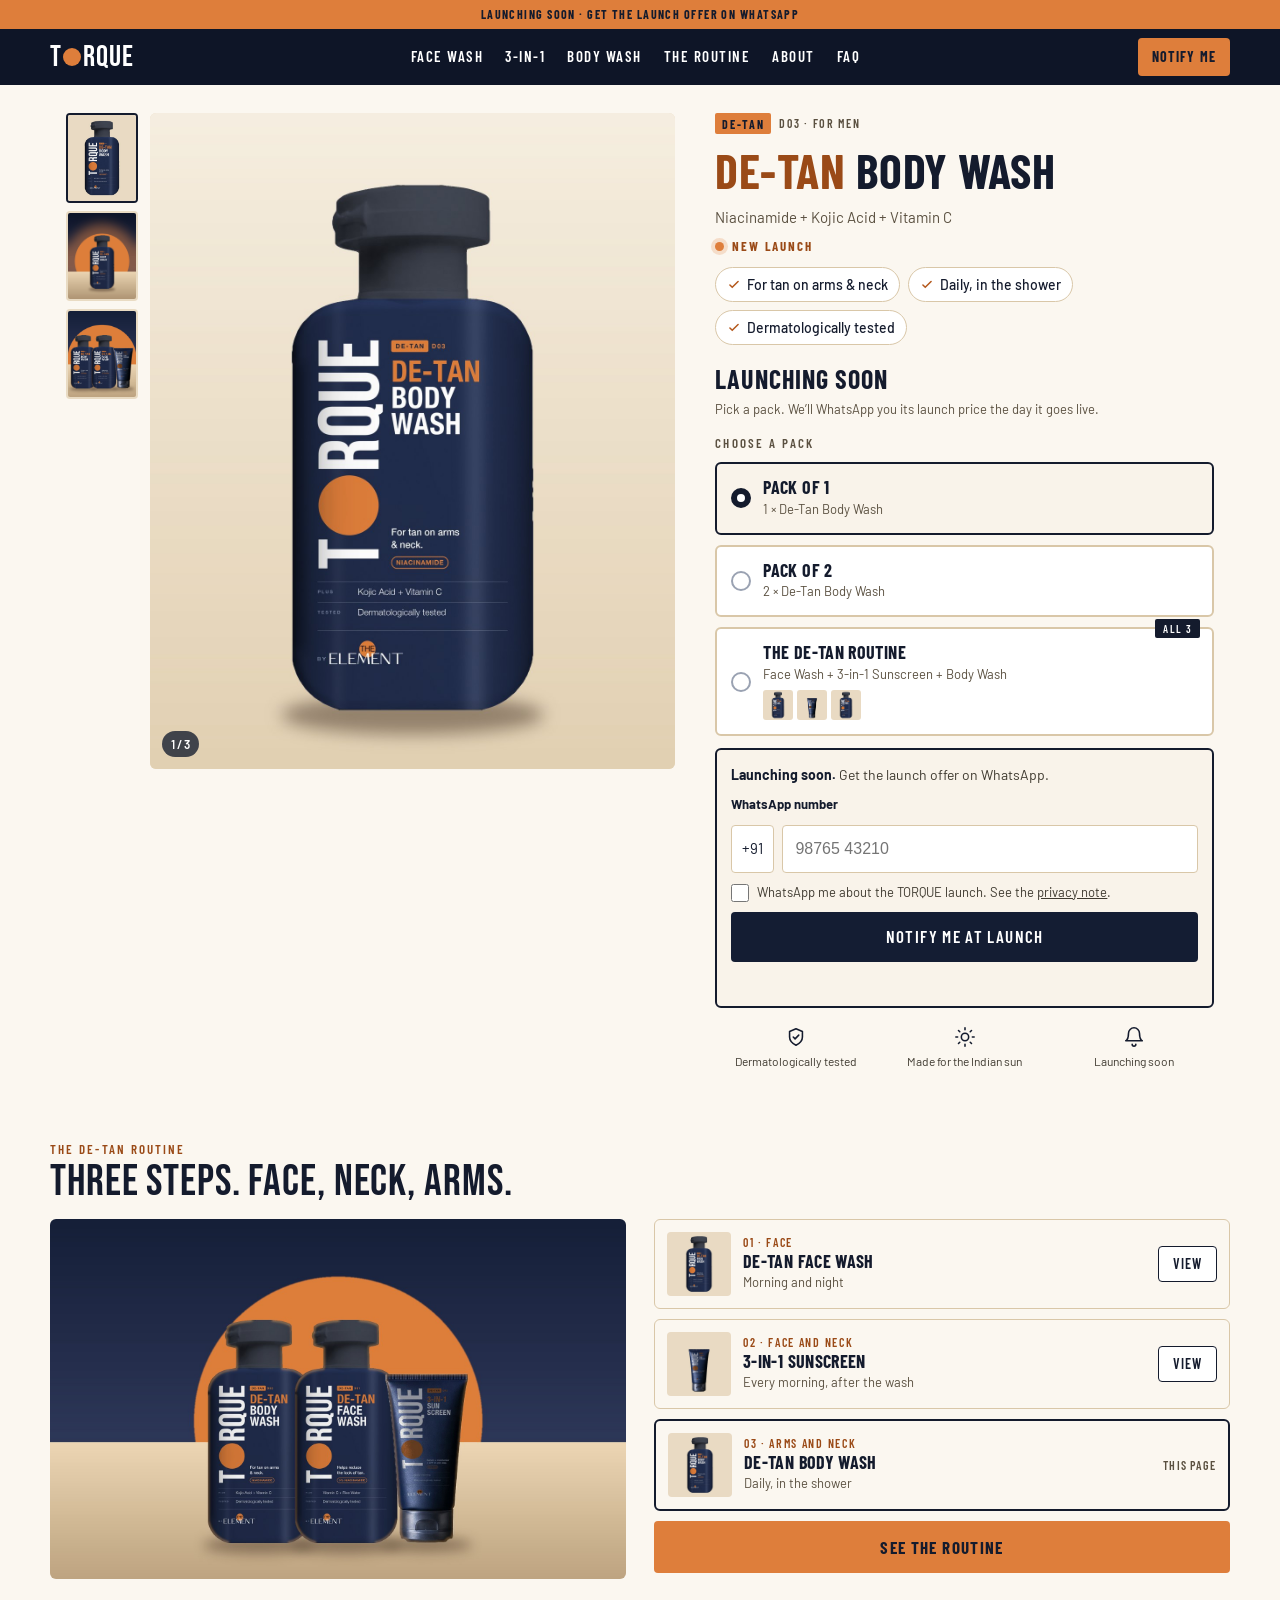
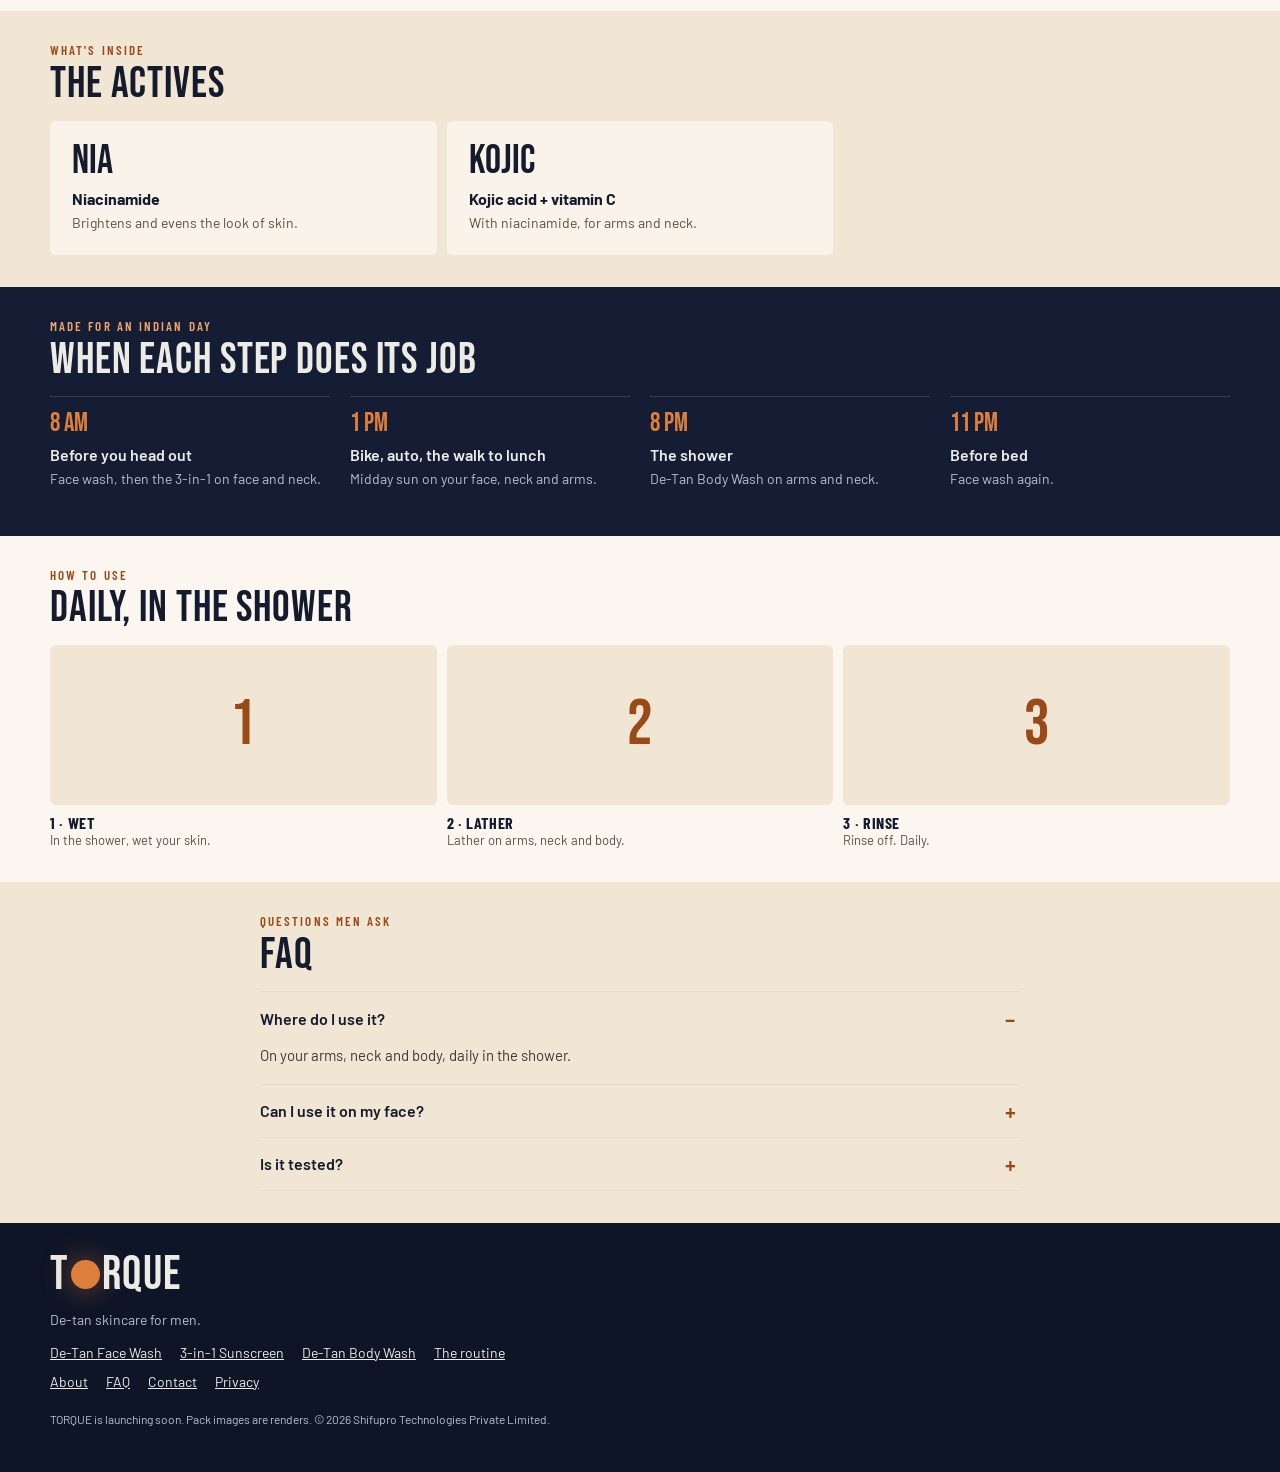
<file: de-tan-body-wash/index.html>
<!doctype html>
<html lang="en">
<head>
<meta charset="utf-8">
<meta name="viewport" content="width=device-width,initial-scale=1,viewport-fit=cover">
<title>TORQUE De-Tan Body Wash · launching soon</title>
<meta name="description" content="TORQUE De-Tan Body Wash with niacinamide, kojic acid and vitamin C. For tan on arms and neck. Daily, in the shower.">
<meta name="robots" content="noindex, nofollow">
<meta name="theme-color" content="#0e1527">
<link rel="canonical" href="https://torquemen.com/de-tan-body-wash/">
<meta property="og:type" content="website">
<meta property="og:title" content="TORQUE De-Tan Body Wash · launching soon">
<meta property="og:description" content="TORQUE De-Tan Body Wash with niacinamide, kojic acid and vitamin C. For tan on arms and neck. Daily, in the shower.">
<meta property="og:url" content="https://torquemen.com/de-tan-body-wash/">
<meta property="og:image" content="https://torquemen.com/img/og.jpg">
<link rel="icon" href="../favicon.svg" type="image/svg+xml">
<link rel="preconnect" href="https://fonts.googleapis.com">
<link rel="preconnect" href="https://fonts.gstatic.com" crossorigin>
<link rel="stylesheet" href="https://fonts.googleapis.com/css2?family=Barlow:wght@400;500;600;700&family=Barlow+Condensed:wght@500;600;700&family=Bebas+Neue&display=swap">
<link rel="stylesheet" href="../pdp.css">
</head>
<body class="">
<a class="strip" href="#notify">Launching soon · get the launch offer on <b>WhatsApp</b></a>
<header class="site wrap">
  <div class="in">
    <div class="lhs">
      <button class="icon-btn menu-btn" type="button" aria-label="Menu" aria-expanded="false" aria-controls="menu"><svg width="24" height="24" viewBox="0 0 24 24" fill="none" stroke="currentColor" stroke-width="1.8" stroke-linecap="round" aria-hidden="true"><path d="M4 7h16M4 12h16M4 17h16"/></svg></button>
      <a class="mark" href="../" aria-label="TORQUE home"><span aria-hidden="true">T</span><i aria-hidden="true"></i><span aria-hidden="true">RQUE</span></a>
    </div>
    <nav class="main" aria-label="Main"><a href="../de-tan-face-wash/">Face wash</a><a href="../3-in-1-sunscreen/">3-in-1</a><a href="../de-tan-body-wash/">Body wash</a><a href="../routine/">The routine</a><a href="../about/">About</a><a href="../faq/">FAQ</a></nav>
    <a class="btn btn-tan hdr-cta" href="#notify">Notify me</a>
  </div>
</header>
<nav class="menu" id="menu" aria-label="Menu"><a href="../de-tan-face-wash/">Face wash<small>3% Niacinamide + Vitamin C + Rice Water</small></a><a href="../3-in-1-sunscreen/">3-in-1<small>Serum + moisturiser + SPF in one step</small></a><a href="../de-tan-body-wash/">Body wash<small>Niacinamide + Kojic Acid + Vitamin C</small></a><a href="../routine/">The routine<small>All 3, step by step</small></a><a href="../about/">About<small>Why TORQUE</small></a><a href="../faq/">FAQ</a><a href="../contact/">Contact</a></nav>
<main>
<div class="top">
  <section class="gallery" aria-label="Product photos">
    <div class="stage"><img class="slide" src="../img/bodywash-sand.jpg" width="1200" height="1500" alt="TORQUE De-Tan Body Wash, navy bottle with an orange dot, on warm sand"><img class="slide" src="../img/bodywash-sun.jpg" width="1200" height="1500" alt="TORQUE De-Tan Body Wash in front of a rising orange sun" hidden loading="lazy"><img class="slide" src="../img/lineup-sun.jpg" width="1200" height="1500" alt="The TORQUE De-Tan routine: body wash, face wash and 3-in-1 sunscreen in front of a low sun" hidden loading="lazy"><span class="count"><span id="shotNo">1</span> / 3</span></div>
    <div class="thumbs" role="group" aria-label="Choose a photo"><button type="button" aria-label="Photo 1" aria-pressed="true"><img src="../img/thumb-bodywash-sand.jpg" alt="" loading="lazy"></button><button type="button" aria-label="Photo 2" aria-pressed="false"><img src="../img/bodywash-sun.jpg" alt="" loading="lazy"></button><button type="button" aria-label="Photo 3" aria-pressed="false"><img src="../img/lineup-sun.jpg" alt="" loading="lazy"></button></div>
  </section>

  <section class="buy" aria-label="Product">
    <div class="tagrow"><span class="tag">DE-TAN</span><span>D03 · FOR MEN</span></div>
    <h1 id="h1"><em>De-Tan</em> Body Wash</h1>
    <p class="sub">Niacinamide + Kojic Acid + Vitamin C</p>
    <p class="newl"><i aria-hidden="true"></i>New launch</p>
    <div class="chips"><span class="chip"><svg width="14" height="14" viewBox="0 0 24 24" fill="none" stroke="#b4581c" stroke-width="2.6" stroke-linecap="round" stroke-linejoin="round" aria-hidden="true"><path d="M5 12l4 4 10-10"/></svg>For tan on arms &amp; neck</span><span class="chip"><svg width="14" height="14" viewBox="0 0 24 24" fill="none" stroke="#b4581c" stroke-width="2.6" stroke-linecap="round" stroke-linejoin="round" aria-hidden="true"><path d="M5 12l4 4 10-10"/></svg>Daily, in the shower</span><span class="chip"><svg width="14" height="14" viewBox="0 0 24 24" fill="none" stroke="#b4581c" stroke-width="2.6" stroke-linecap="round" stroke-linejoin="round" aria-hidden="true"><path d="M5 12l4 4 10-10"/></svg>Dermatologically tested</span></div>
    <div class="price"><span class="now soon">Launching soon</span></div>
    <p class="tax">Pick a pack. We’ll WhatsApp you its launch price the day it goes live.</p>
    <p class="label" id="packLabel">Choose a pack</p>
    <div class="packs" role="radiogroup" aria-labelledby="packLabel"><button class="pack" type="button" role="radio" aria-checked="true" data-pack="Pack of 1">
        <span class="dot" aria-hidden="true"></span>
        <span class="txt"><span class="t">Pack of 1</span><span class="s">1 × De-Tan Body Wash</span></span>
        
      </button><button class="pack" type="button" role="radio" aria-checked="false" data-pack="Pack of 2">
        <span class="dot" aria-hidden="true"></span>
        <span class="txt"><span class="t">Pack of 2</span><span class="s">2 × De-Tan Body Wash</span></span>
        
      </button><button class="pack" type="button" role="radio" aria-checked="false" data-pack="The De-Tan Routine">
        <span class="dot" aria-hidden="true"></span>
        <span class="txt"><span class="t">The De-Tan Routine</span><span class="s">Face Wash + 3-in-1 Sunscreen + Body Wash</span><span class="minis"><img src="../img/thumb-facewash-sand.jpg" alt=""><img src="../img/thumb-sunscreen-sand.jpg" alt=""><img src="../img/thumb-bodywash-sand.jpg" alt=""></span></span>
        <span class="badge">All 3</span>
      </button></div>
    <form class="signup" id="notify" novalidate>
      <p class="lead"><b>Launching soon.</b> Get the launch offer on WhatsApp.</p>
      <div class="fields">
        <label class="l" for="wa-n">WhatsApp number</label>
        <div class="row"><span class="cc">+91</span><input id="wa-n" type="tel" inputmode="numeric" autocomplete="tel-national" placeholder="98765 43210" maxlength="16" required></div>
        <label class="consent"><input type="checkbox" required> <span>WhatsApp me about the TORQUE launch. See the <a href="../privacy/">privacy note</a>.</span></label>
        <button class="btn btn-navy" type="submit">Notify me at launch</button>
      </div>
      <div class="msg" role="status" aria-live="polite"></div>
    </form>
    <div class="trust">
      <div><svg width="22" height="22" viewBox="0 0 24 24" fill="none" stroke="#141b2d" stroke-width="1.7" stroke-linecap="round" stroke-linejoin="round" aria-hidden="true"><path d="M12 3l7 3v6c0 4-3 7-7 9-4-2-7-5-7-9V6z"/><path d="M9 12l2 2 4-4"/></svg>Dermatologically tested</div>
      <div><svg width="22" height="22" viewBox="0 0 24 24" fill="none" stroke="#141b2d" stroke-width="1.7" stroke-linecap="round" stroke-linejoin="round" aria-hidden="true"><circle cx="12" cy="12" r="4"/><path d="M12 2v2M12 20v2M4.9 4.9l1.4 1.4M17.7 17.7l1.4 1.4M2 12h2M20 12h2M4.9 19.1l1.4-1.4M17.7 6.3l1.4-1.4"/></svg>Made for the Indian sun</div>
      <div><svg width="22" height="22" viewBox="0 0 24 24" fill="none" stroke="#141b2d" stroke-width="1.7" stroke-linecap="round" stroke-linejoin="round" aria-hidden="true"><path d="M6 8a6 6 0 0 1 12 0c0 7 3 8 3 8H3s3-1 3-8"/><path d="M10 20a2 2 0 0 0 4 0"/></svg>Launching soon</div>
    </div>
  </section>
</div>

<section class="sec wrap" aria-labelledby="h-routine">
  <div class="in">
    <div class="head"><div><p class="eyebrow">The De-Tan routine</p><h2 class="h2" id="h-routine">Three steps. Face, neck, arms.</h2></div></div>
    <div class="routine">
      <img class="pic" src="../img/lineup-sun.jpg" width="1600" height="1000" alt="TORQUE De-Tan Body Wash, Face Wash and 3-in-1 Sunscreen in a row in front of a low orange sun" loading="lazy">
      <div class="steps"><div class="step">
          <img src="../img/thumb-facewash-sand.jpg" alt="De-Tan Face Wash" loading="lazy">
          <div class="txt"><span class="where">01 · Face</span><span class="n">De-Tan Face Wash</span><span class="w">Morning and night</span></div>
          <div class="act"><a class="btn-line" href="../de-tan-face-wash/">View</a></div>
        </div><div class="step">
          <img src="../img/thumb-sunscreen-sand.jpg" alt="3-in-1 Sunscreen" loading="lazy">
          <div class="txt"><span class="where">02 · Face and neck</span><span class="n">3-in-1 Sunscreen</span><span class="w">Every morning, after the wash</span></div>
          <div class="act"><a class="btn-line" href="../3-in-1-sunscreen/">View</a></div>
        </div><div class="step this">
          <img src="../img/thumb-bodywash-sand.jpg" alt="De-Tan Body Wash" loading="lazy">
          <div class="txt"><span class="where">03 · Arms and neck</span><span class="n">De-Tan Body Wash</span><span class="w">Daily, in the shower</span></div>
          <div class="act"><span class="here">This page</span></div>
        </div>
        <a class="btn btn-tan all" href="../routine/">See the routine</a>
      </div>
    </div>
  </div>
</section>

<section class="sec band wrap" aria-labelledby="h-inside">
  <div class="in">
    <div class="head"><div><p class="eyebrow">What's inside</p><h2 class="h2" id="h-inside">The actives</h2></div></div>
    <div class="actives"><div class="active"><b>NIA</b><div><strong>Niacinamide</strong><span>Brightens and evens the look of skin.</span></div></div><div class="active"><b>KOJIC</b><div><strong>Kojic acid + vitamin C</strong><span>With niacinamide, for arms and neck.</span></div></div></div>
  </div>
</section>

<section class="sec day wrap" aria-labelledby="h-day">
  <div class="in">
    <div class="head"><div><p class="eyebrow">Made for an Indian day</p><h2 class="h2" id="h-day">When each step does its job</h2></div></div>
    <div class="times"><div class="time"><b>8 AM</b><div><strong>Before you head out</strong><span>Face wash, then the 3-in-1 on face and neck.</span></div></div><div class="time"><b>1 PM</b><div><strong>Bike, auto, the walk to lunch</strong><span>Midday sun on your face, neck and arms.</span></div></div><div class="time"><b>8 PM</b><div><strong>The shower</strong><span>De-Tan Body Wash on arms and neck.</span></div></div><div class="time"><b>11 PM</b><div><strong>Before bed</strong><span>Face wash again.</span></div></div></div>
  </div>
</section>

<section class="sec wrap" aria-labelledby="h-how">
  <div class="in">
    <div class="head"><div><p class="eyebrow">How to use</p><h2 class="h2" id="h-how">Daily, in the shower</h2></div></div>
    <div class="how"><div><div class="num" aria-hidden="true">1</div><strong>1 · Wet</strong><span>In the shower, wet your skin.</span></div><div><div class="num" aria-hidden="true">2</div><strong>2 · Lather</strong><span>Lather on arms, neck and body.</span></div><div><div class="num" aria-hidden="true">3</div><strong>3 · Rinse</strong><span>Rinse off. Daily.</span></div></div>
  </div>
</section>

<section class="sec band wrap" aria-labelledby="h-faq">
  <div class="in faq">
    <div class="head"><div><p class="eyebrow">Questions men ask</p><h2 class="h2" id="h-faq">FAQ</h2></div></div>
    <div class="faq-list"><details open><summary>Where do I use it?</summary><p>On your arms, neck and body, daily in the shower.</p></details><details><summary>Can I use it on my face?</summary><p>Use the De-Tan Face Wash for your face; the body wash is for arms, neck and body.</p></details><details><summary>Is it tested?</summary><p>Yes. It is dermatologically tested.</p></details></div>
  </div>
</section>
</main>
<footer class="site wrap">
  <div class="in">
    <span class="mark" role="img" aria-label="TORQUE"><span aria-hidden="true">T</span><i aria-hidden="true"></i><span aria-hidden="true">RQUE</span></span>
    <p>De-tan skincare for men.</p>
    <nav aria-label="Products"><a href="../de-tan-face-wash/">De-Tan Face Wash</a><a href="../3-in-1-sunscreen/">3-in-1 Sunscreen</a><a href="../de-tan-body-wash/">De-Tan Body Wash</a><a href="../routine/">The routine</a></nav>
    <nav aria-label="Help" style="margin-top:8px"><a href="../about/">About</a><a href="../faq/">FAQ</a><a href="../contact/">Contact</a><a href="../privacy/">Privacy</a></nav>
    <p class="note">TORQUE is launching soon. Pack images are renders. © 2026 Shifupro Technologies Private Limited.</p>
  </div>
</footer>

<div class="bar-buy" aria-label="Launch list">
  <div class="row">
    <img src="../img/thumb-bodywash-sand.jpg" alt="">
    <div class="nm"><b>De-Tan Body Wash</b><span id="barPack">Pack of 1</span></div>
    <a class="btn btn-tan" href="#notify">Notify me</a>
  </div>
</div>
<div class="toast" id="toast" role="status" aria-live="polite"></div>
<script src="../site.js" defer></script>
</body>
</html>
</file>
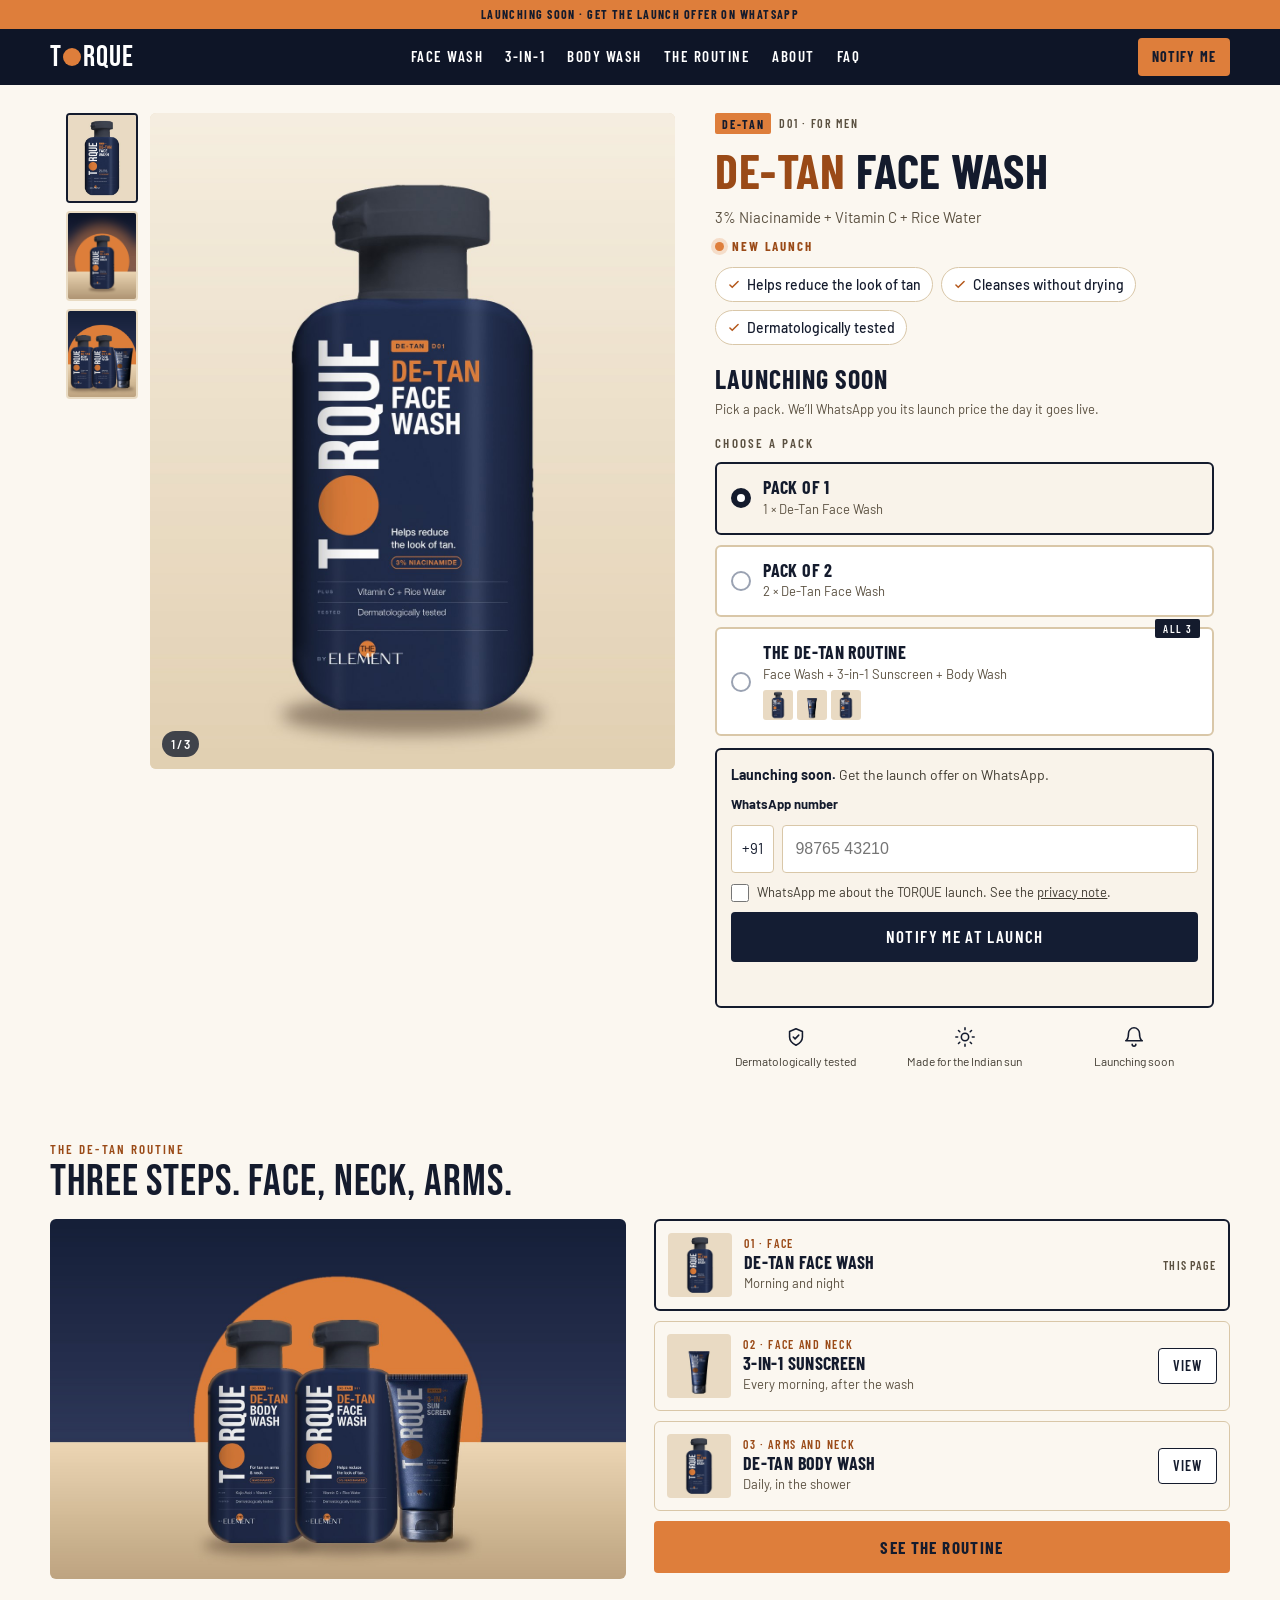
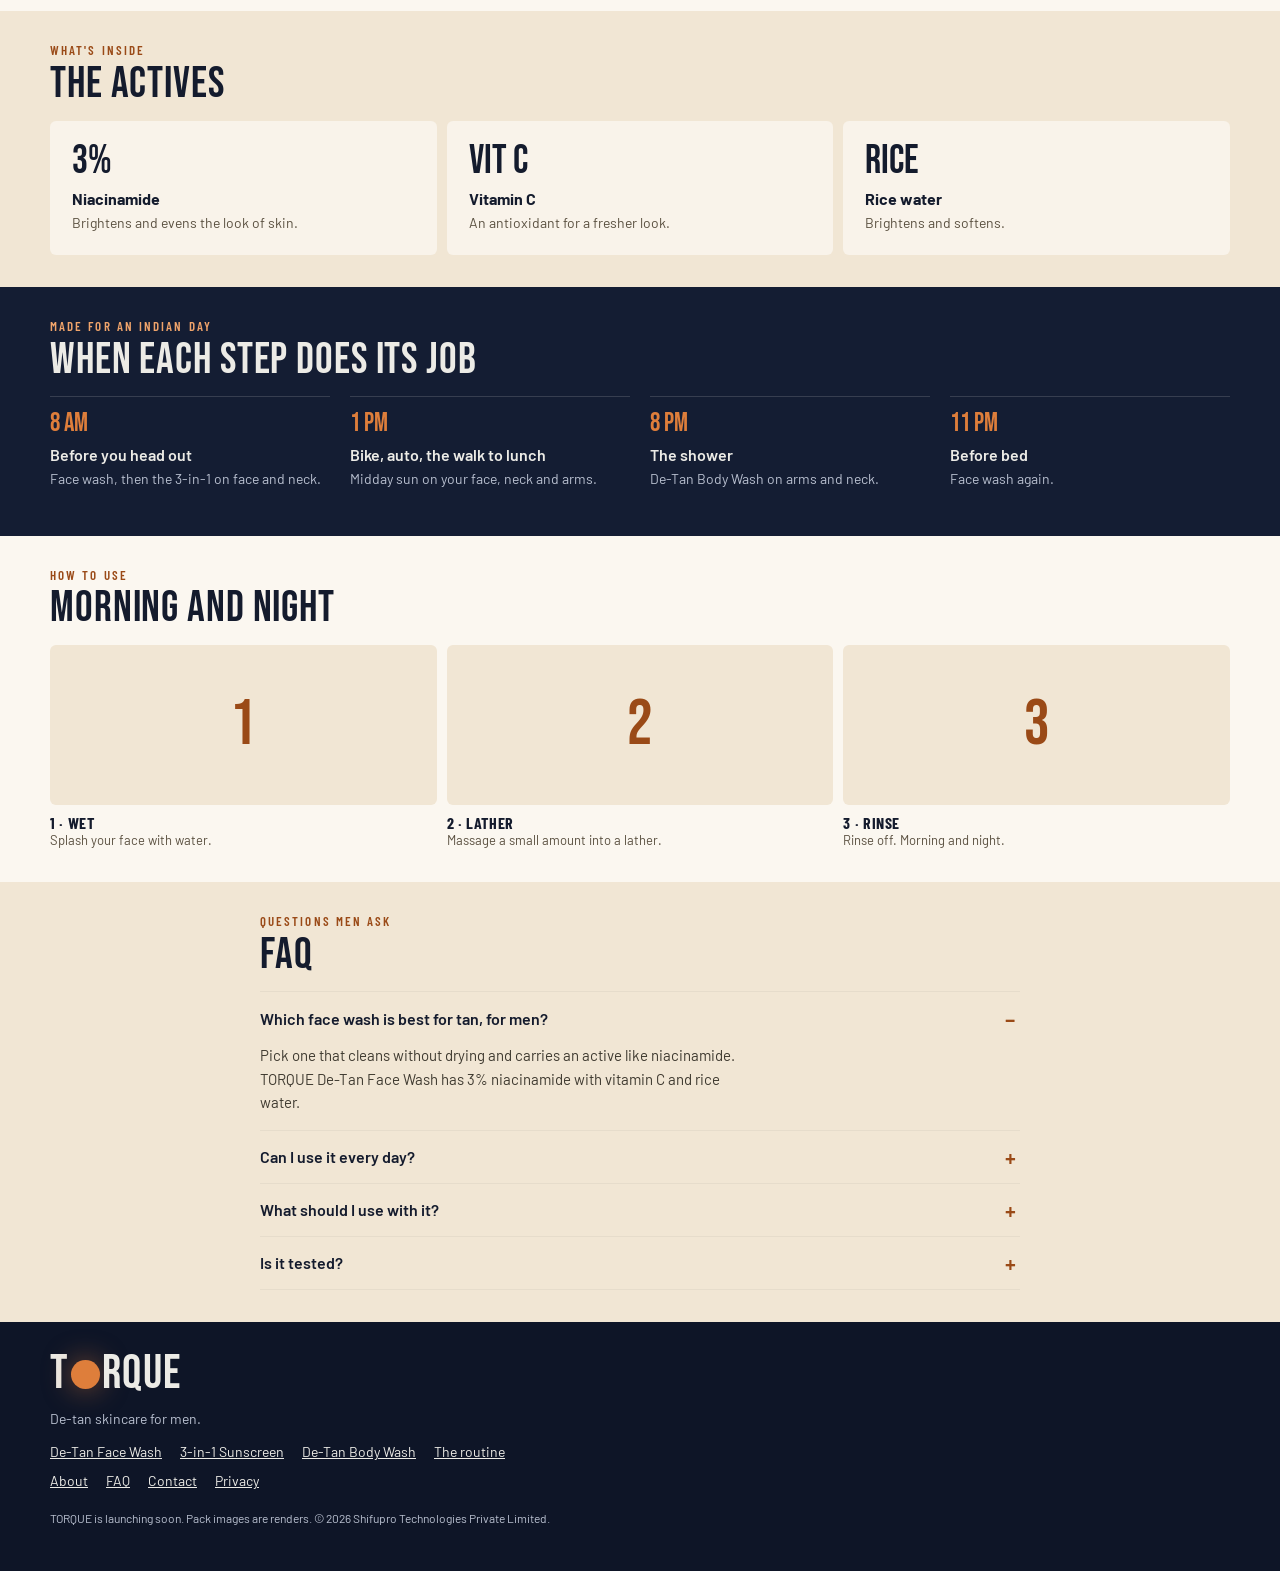
<file: de-tan-face-wash/index.html>
<!doctype html>
<html lang="en">
<head>
<meta charset="utf-8">
<meta name="viewport" content="width=device-width,initial-scale=1,viewport-fit=cover">
<title>TORQUE De-Tan Face Wash · launching soon</title>
<meta name="description" content="TORQUE De-Tan Face Wash with 3% niacinamide, vitamin C and rice water. Helps reduce the look of tan. Morning and night.">
<meta name="robots" content="noindex, nofollow">
<meta name="theme-color" content="#0e1527">
<link rel="canonical" href="https://torquemen.com/de-tan-face-wash/">
<meta property="og:type" content="website">
<meta property="og:title" content="TORQUE De-Tan Face Wash · launching soon">
<meta property="og:description" content="TORQUE De-Tan Face Wash with 3% niacinamide, vitamin C and rice water. Helps reduce the look of tan. Morning and night.">
<meta property="og:url" content="https://torquemen.com/de-tan-face-wash/">
<meta property="og:image" content="https://torquemen.com/img/og.jpg">
<link rel="icon" href="../favicon.svg" type="image/svg+xml">
<link rel="preconnect" href="https://fonts.googleapis.com">
<link rel="preconnect" href="https://fonts.gstatic.com" crossorigin>
<link rel="stylesheet" href="https://fonts.googleapis.com/css2?family=Barlow:wght@400;500;600;700&family=Barlow+Condensed:wght@500;600;700&family=Bebas+Neue&display=swap">
<link rel="stylesheet" href="../pdp.css">
</head>
<body class="">
<a class="strip" href="#notify">Launching soon · get the launch offer on <b>WhatsApp</b></a>
<header class="site wrap">
  <div class="in">
    <div class="lhs">
      <button class="icon-btn menu-btn" type="button" aria-label="Menu" aria-expanded="false" aria-controls="menu"><svg width="24" height="24" viewBox="0 0 24 24" fill="none" stroke="currentColor" stroke-width="1.8" stroke-linecap="round" aria-hidden="true"><path d="M4 7h16M4 12h16M4 17h16"/></svg></button>
      <a class="mark" href="../" aria-label="TORQUE home"><span aria-hidden="true">T</span><i aria-hidden="true"></i><span aria-hidden="true">RQUE</span></a>
    </div>
    <nav class="main" aria-label="Main"><a href="../de-tan-face-wash/">Face wash</a><a href="../3-in-1-sunscreen/">3-in-1</a><a href="../de-tan-body-wash/">Body wash</a><a href="../routine/">The routine</a><a href="../about/">About</a><a href="../faq/">FAQ</a></nav>
    <a class="btn btn-tan hdr-cta" href="#notify">Notify me</a>
  </div>
</header>
<nav class="menu" id="menu" aria-label="Menu"><a href="../de-tan-face-wash/">Face wash<small>3% Niacinamide + Vitamin C + Rice Water</small></a><a href="../3-in-1-sunscreen/">3-in-1<small>Serum + moisturiser + SPF in one step</small></a><a href="../de-tan-body-wash/">Body wash<small>Niacinamide + Kojic Acid + Vitamin C</small></a><a href="../routine/">The routine<small>All 3, step by step</small></a><a href="../about/">About<small>Why TORQUE</small></a><a href="../faq/">FAQ</a><a href="../contact/">Contact</a></nav>
<main>
<div class="top">
  <section class="gallery" aria-label="Product photos">
    <div class="stage"><img class="slide" src="../img/facewash-sand.jpg" width="1200" height="1500" alt="TORQUE De-Tan Face Wash, navy bottle with an orange dot, on warm sand"><img class="slide" src="../img/facewash-sun.jpg" width="1200" height="1500" alt="TORQUE De-Tan Face Wash in front of a rising orange sun" hidden loading="lazy"><img class="slide" src="../img/lineup-sun.jpg" width="1200" height="1500" alt="The TORQUE De-Tan routine: body wash, face wash and 3-in-1 sunscreen in front of a low sun" hidden loading="lazy"><span class="count"><span id="shotNo">1</span> / 3</span></div>
    <div class="thumbs" role="group" aria-label="Choose a photo"><button type="button" aria-label="Photo 1" aria-pressed="true"><img src="../img/thumb-facewash-sand.jpg" alt="" loading="lazy"></button><button type="button" aria-label="Photo 2" aria-pressed="false"><img src="../img/facewash-sun.jpg" alt="" loading="lazy"></button><button type="button" aria-label="Photo 3" aria-pressed="false"><img src="../img/lineup-sun.jpg" alt="" loading="lazy"></button></div>
  </section>

  <section class="buy" aria-label="Product">
    <div class="tagrow"><span class="tag">DE-TAN</span><span>D01 · FOR MEN</span></div>
    <h1 id="h1"><em>De-Tan</em> Face Wash</h1>
    <p class="sub">3% Niacinamide + Vitamin C + Rice Water</p>
    <p class="newl"><i aria-hidden="true"></i>New launch</p>
    <div class="chips"><span class="chip"><svg width="14" height="14" viewBox="0 0 24 24" fill="none" stroke="#b4581c" stroke-width="2.6" stroke-linecap="round" stroke-linejoin="round" aria-hidden="true"><path d="M5 12l4 4 10-10"/></svg>Helps reduce the look of tan</span><span class="chip"><svg width="14" height="14" viewBox="0 0 24 24" fill="none" stroke="#b4581c" stroke-width="2.6" stroke-linecap="round" stroke-linejoin="round" aria-hidden="true"><path d="M5 12l4 4 10-10"/></svg>Cleanses without drying</span><span class="chip"><svg width="14" height="14" viewBox="0 0 24 24" fill="none" stroke="#b4581c" stroke-width="2.6" stroke-linecap="round" stroke-linejoin="round" aria-hidden="true"><path d="M5 12l4 4 10-10"/></svg>Dermatologically tested</span></div>
    <div class="price"><span class="now soon">Launching soon</span></div>
    <p class="tax">Pick a pack. We’ll WhatsApp you its launch price the day it goes live.</p>
    <p class="label" id="packLabel">Choose a pack</p>
    <div class="packs" role="radiogroup" aria-labelledby="packLabel"><button class="pack" type="button" role="radio" aria-checked="true" data-pack="Pack of 1">
        <span class="dot" aria-hidden="true"></span>
        <span class="txt"><span class="t">Pack of 1</span><span class="s">1 × De-Tan Face Wash</span></span>
        
      </button><button class="pack" type="button" role="radio" aria-checked="false" data-pack="Pack of 2">
        <span class="dot" aria-hidden="true"></span>
        <span class="txt"><span class="t">Pack of 2</span><span class="s">2 × De-Tan Face Wash</span></span>
        
      </button><button class="pack" type="button" role="radio" aria-checked="false" data-pack="The De-Tan Routine">
        <span class="dot" aria-hidden="true"></span>
        <span class="txt"><span class="t">The De-Tan Routine</span><span class="s">Face Wash + 3-in-1 Sunscreen + Body Wash</span><span class="minis"><img src="../img/thumb-facewash-sand.jpg" alt=""><img src="../img/thumb-sunscreen-sand.jpg" alt=""><img src="../img/thumb-bodywash-sand.jpg" alt=""></span></span>
        <span class="badge">All 3</span>
      </button></div>
    <form class="signup" id="notify" novalidate>
      <p class="lead"><b>Launching soon.</b> Get the launch offer on WhatsApp.</p>
      <div class="fields">
        <label class="l" for="wa-n">WhatsApp number</label>
        <div class="row"><span class="cc">+91</span><input id="wa-n" type="tel" inputmode="numeric" autocomplete="tel-national" placeholder="98765 43210" maxlength="16" required></div>
        <label class="consent"><input type="checkbox" required> <span>WhatsApp me about the TORQUE launch. See the <a href="../privacy/">privacy note</a>.</span></label>
        <button class="btn btn-navy" type="submit">Notify me at launch</button>
      </div>
      <div class="msg" role="status" aria-live="polite"></div>
    </form>
    <div class="trust">
      <div><svg width="22" height="22" viewBox="0 0 24 24" fill="none" stroke="#141b2d" stroke-width="1.7" stroke-linecap="round" stroke-linejoin="round" aria-hidden="true"><path d="M12 3l7 3v6c0 4-3 7-7 9-4-2-7-5-7-9V6z"/><path d="M9 12l2 2 4-4"/></svg>Dermatologically tested</div>
      <div><svg width="22" height="22" viewBox="0 0 24 24" fill="none" stroke="#141b2d" stroke-width="1.7" stroke-linecap="round" stroke-linejoin="round" aria-hidden="true"><circle cx="12" cy="12" r="4"/><path d="M12 2v2M12 20v2M4.9 4.9l1.4 1.4M17.7 17.7l1.4 1.4M2 12h2M20 12h2M4.9 19.1l1.4-1.4M17.7 6.3l1.4-1.4"/></svg>Made for the Indian sun</div>
      <div><svg width="22" height="22" viewBox="0 0 24 24" fill="none" stroke="#141b2d" stroke-width="1.7" stroke-linecap="round" stroke-linejoin="round" aria-hidden="true"><path d="M6 8a6 6 0 0 1 12 0c0 7 3 8 3 8H3s3-1 3-8"/><path d="M10 20a2 2 0 0 0 4 0"/></svg>Launching soon</div>
    </div>
  </section>
</div>

<section class="sec wrap" aria-labelledby="h-routine">
  <div class="in">
    <div class="head"><div><p class="eyebrow">The De-Tan routine</p><h2 class="h2" id="h-routine">Three steps. Face, neck, arms.</h2></div></div>
    <div class="routine">
      <img class="pic" src="../img/lineup-sun.jpg" width="1600" height="1000" alt="TORQUE De-Tan Body Wash, Face Wash and 3-in-1 Sunscreen in a row in front of a low orange sun" loading="lazy">
      <div class="steps"><div class="step this">
          <img src="../img/thumb-facewash-sand.jpg" alt="De-Tan Face Wash" loading="lazy">
          <div class="txt"><span class="where">01 · Face</span><span class="n">De-Tan Face Wash</span><span class="w">Morning and night</span></div>
          <div class="act"><span class="here">This page</span></div>
        </div><div class="step">
          <img src="../img/thumb-sunscreen-sand.jpg" alt="3-in-1 Sunscreen" loading="lazy">
          <div class="txt"><span class="where">02 · Face and neck</span><span class="n">3-in-1 Sunscreen</span><span class="w">Every morning, after the wash</span></div>
          <div class="act"><a class="btn-line" href="../3-in-1-sunscreen/">View</a></div>
        </div><div class="step">
          <img src="../img/thumb-bodywash-sand.jpg" alt="De-Tan Body Wash" loading="lazy">
          <div class="txt"><span class="where">03 · Arms and neck</span><span class="n">De-Tan Body Wash</span><span class="w">Daily, in the shower</span></div>
          <div class="act"><a class="btn-line" href="../de-tan-body-wash/">View</a></div>
        </div>
        <a class="btn btn-tan all" href="../routine/">See the routine</a>
      </div>
    </div>
  </div>
</section>

<section class="sec band wrap" aria-labelledby="h-inside">
  <div class="in">
    <div class="head"><div><p class="eyebrow">What's inside</p><h2 class="h2" id="h-inside">The actives</h2></div></div>
    <div class="actives"><div class="active"><b>3%</b><div><strong>Niacinamide</strong><span>Brightens and evens the look of skin.</span></div></div><div class="active"><b>VIT C</b><div><strong>Vitamin C</strong><span>An antioxidant for a fresher look.</span></div></div><div class="active"><b>RICE</b><div><strong>Rice water</strong><span>Brightens and softens.</span></div></div></div>
  </div>
</section>

<section class="sec day wrap" aria-labelledby="h-day">
  <div class="in">
    <div class="head"><div><p class="eyebrow">Made for an Indian day</p><h2 class="h2" id="h-day">When each step does its job</h2></div></div>
    <div class="times"><div class="time"><b>8 AM</b><div><strong>Before you head out</strong><span>Face wash, then the 3-in-1 on face and neck.</span></div></div><div class="time"><b>1 PM</b><div><strong>Bike, auto, the walk to lunch</strong><span>Midday sun on your face, neck and arms.</span></div></div><div class="time"><b>8 PM</b><div><strong>The shower</strong><span>De-Tan Body Wash on arms and neck.</span></div></div><div class="time"><b>11 PM</b><div><strong>Before bed</strong><span>Face wash again.</span></div></div></div>
  </div>
</section>

<section class="sec wrap" aria-labelledby="h-how">
  <div class="in">
    <div class="head"><div><p class="eyebrow">How to use</p><h2 class="h2" id="h-how">Morning and night</h2></div></div>
    <div class="how"><div><div class="num" aria-hidden="true">1</div><strong>1 · Wet</strong><span>Splash your face with water.</span></div><div><div class="num" aria-hidden="true">2</div><strong>2 · Lather</strong><span>Massage a small amount into a lather.</span></div><div><div class="num" aria-hidden="true">3</div><strong>3 · Rinse</strong><span>Rinse off. Morning and night.</span></div></div>
  </div>
</section>

<section class="sec band wrap" aria-labelledby="h-faq">
  <div class="in faq">
    <div class="head"><div><p class="eyebrow">Questions men ask</p><h2 class="h2" id="h-faq">FAQ</h2></div></div>
    <div class="faq-list"><details open><summary>Which face wash is best for tan, for men?</summary><p>Pick one that cleans without drying and carries an active like niacinamide. TORQUE De-Tan Face Wash has 3% niacinamide with vitamin C and rice water.</p></details><details><summary>Can I use it every day?</summary><p>Yes. Use it morning and night.</p></details><details><summary>What should I use with it?</summary><p>The TORQUE 3-in-1 Sunscreen every morning after washing, and the De-Tan Body Wash in the shower for your arms and neck.</p></details><details><summary>Is it tested?</summary><p>Yes. It is dermatologically tested.</p></details></div>
  </div>
</section>
</main>
<footer class="site wrap">
  <div class="in">
    <span class="mark" role="img" aria-label="TORQUE"><span aria-hidden="true">T</span><i aria-hidden="true"></i><span aria-hidden="true">RQUE</span></span>
    <p>De-tan skincare for men.</p>
    <nav aria-label="Products"><a href="../de-tan-face-wash/">De-Tan Face Wash</a><a href="../3-in-1-sunscreen/">3-in-1 Sunscreen</a><a href="../de-tan-body-wash/">De-Tan Body Wash</a><a href="../routine/">The routine</a></nav>
    <nav aria-label="Help" style="margin-top:8px"><a href="../about/">About</a><a href="../faq/">FAQ</a><a href="../contact/">Contact</a><a href="../privacy/">Privacy</a></nav>
    <p class="note">TORQUE is launching soon. Pack images are renders. © 2026 Shifupro Technologies Private Limited.</p>
  </div>
</footer>

<div class="bar-buy" aria-label="Launch list">
  <div class="row">
    <img src="../img/thumb-facewash-sand.jpg" alt="">
    <div class="nm"><b>De-Tan Face Wash</b><span id="barPack">Pack of 1</span></div>
    <a class="btn btn-tan" href="#notify">Notify me</a>
  </div>
</div>
<div class="toast" id="toast" role="status" aria-live="polite"></div>
<script src="../site.js" defer></script>
</body>
</html>
</file>
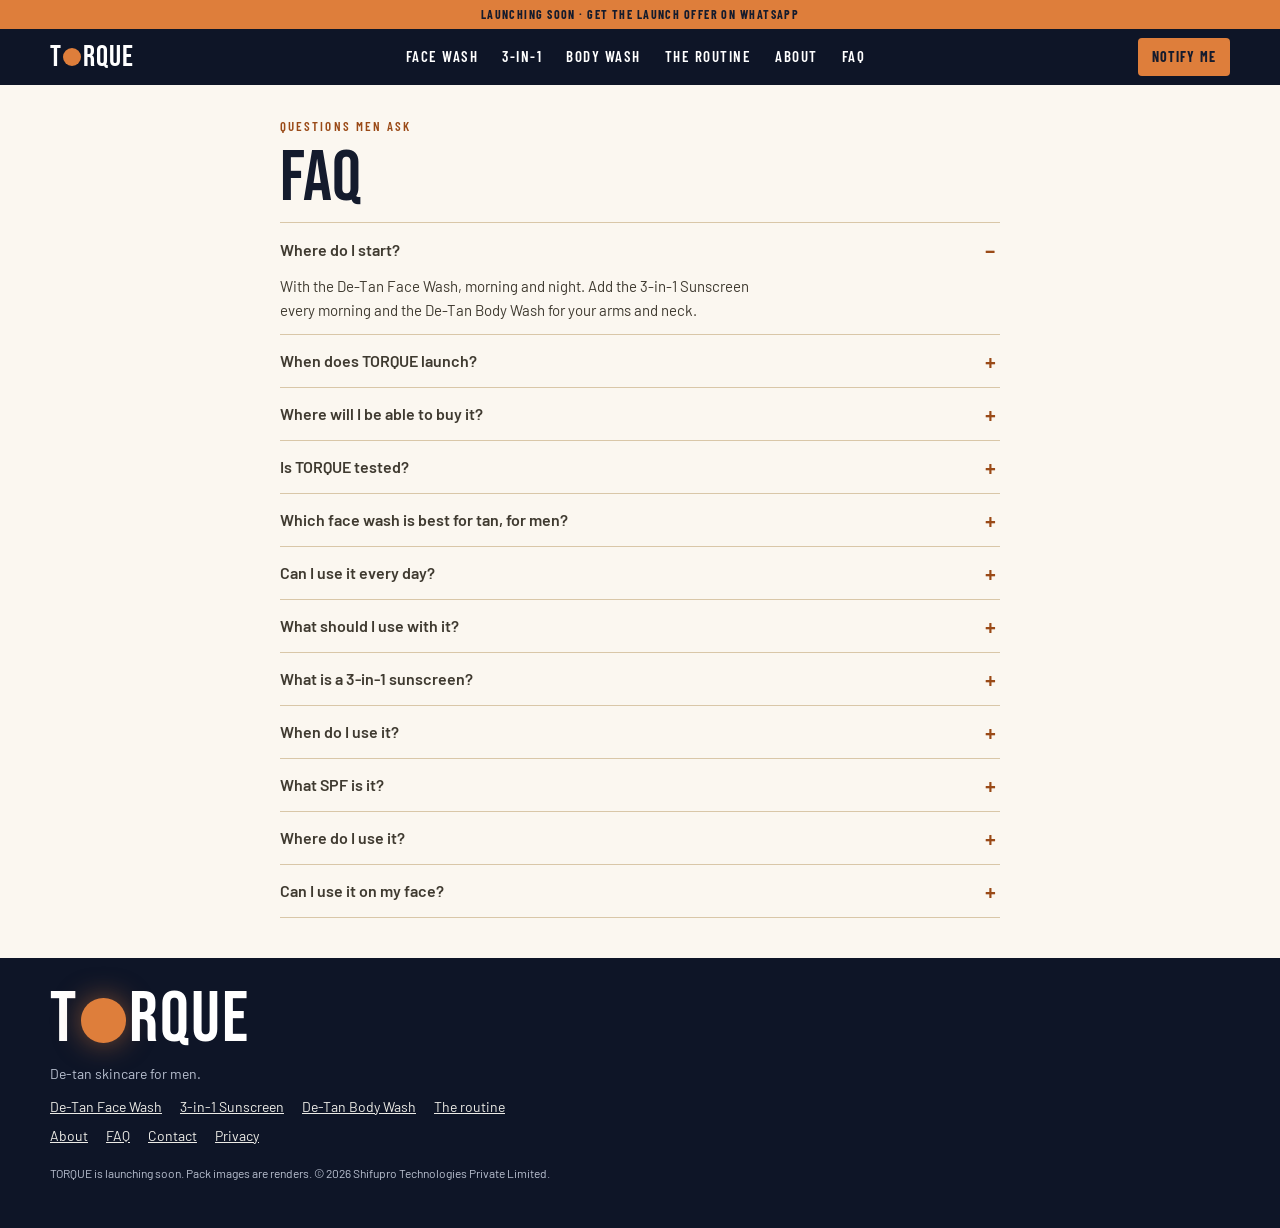
<file: faq/index.html>
<!doctype html>
<html lang="en">
<head>
<meta charset="utf-8">
<meta name="viewport" content="width=device-width,initial-scale=1,viewport-fit=cover">
<title>TORQUE FAQ</title>
<meta name="description" content="Answers about the TORQUE De-Tan range: what to use, when, and when it launches.">
<meta name="robots" content="noindex, nofollow">
<meta name="theme-color" content="#0e1527">
<link rel="canonical" href="https://torquemen.com/faq/">
<meta property="og:type" content="website">
<meta property="og:title" content="TORQUE FAQ">
<meta property="og:description" content="Answers about the TORQUE De-Tan range: what to use, when, and when it launches.">
<meta property="og:url" content="https://torquemen.com/faq/">
<meta property="og:image" content="https://torquemen.com/img/og.jpg">
<link rel="icon" href="../favicon.svg" type="image/svg+xml">
<link rel="preconnect" href="https://fonts.googleapis.com">
<link rel="preconnect" href="https://fonts.gstatic.com" crossorigin>
<link rel="stylesheet" href="https://fonts.googleapis.com/css2?family=Barlow:wght@400;500;600;700&family=Barlow+Condensed:wght@500;600;700&family=Bebas+Neue&display=swap">
<link rel="stylesheet" href="../site.css">
</head>
<body class="light">
<a class="strip" href="#notify">Launching soon · get the launch offer on WhatsApp</a>
<header class="site wrap">
  <div class="in">
    <div style="display:flex;align-items:center;gap:4px">
      <button class="icon-btn menu-btn" type="button" aria-label="Menu" aria-expanded="false" aria-controls="menu"><svg width="24" height="24" viewBox="0 0 24 24" fill="none" stroke="currentColor" stroke-width="1.8" stroke-linecap="round" aria-hidden="true"><path d="M4 7h16M4 12h16M4 17h16"/></svg></button>
      <a class="mark" href="../" aria-label="TORQUE home"><span aria-hidden="true">T</span><i aria-hidden="true"></i><span aria-hidden="true">RQUE</span></a>
    </div>
    <nav class="main" aria-label="Main"><a href="../de-tan-face-wash/">Face wash</a><a href="../3-in-1-sunscreen/">3-in-1</a><a href="../de-tan-body-wash/">Body wash</a><a href="../routine/">The routine</a><a href="../about/">About</a><a href="../faq/">FAQ</a></nav>
    <a class="btn btn-sun hdr-cta" href="#notify">Notify me</a>
  </div>
</header>
<nav class="menu" id="menu" aria-label="Menu"><a href="../de-tan-face-wash/">Face wash<small>3% Niacinamide + Vitamin C + Rice Water</small></a><a href="../3-in-1-sunscreen/">3-in-1<small>Serum + moisturiser + SPF in one step</small></a><a href="../de-tan-body-wash/">Body wash<small>Niacinamide + Kojic Acid + Vitamin C</small></a><a href="../routine/">The routine<small>All 3, step by step</small></a><a href="../about/">About<small>Why TORQUE</small></a><a href="../faq/">FAQ</a><a href="../contact/">Contact</a></nav>
<main>
<section class="wrap paper" style="padding-top:34px;padding-bottom:40px">
  <div class="in prose"><p class="eyebrow">Questions men ask</p><h1>FAQ</h1><div class="faq-list"><details open><summary>Where do I start?</summary><p>With the De-Tan Face Wash, morning and night. Add the 3-in-1 Sunscreen every morning and the De-Tan Body Wash for your arms and neck.</p></details><details><summary>When does TORQUE launch?</summary><p>Soon. Leave your WhatsApp number and we will message you the day it goes live, with the launch offer.</p></details><details><summary>Where will I be able to buy it?</summary><p>On this website first. We will WhatsApp you the link at launch.</p></details><details><summary>Is TORQUE tested?</summary><p>Yes. Every TORQUE product is dermatologically tested.</p></details><details><summary>Which face wash is best for tan, for men?</summary><p>Pick one that cleans without drying and carries an active like niacinamide. TORQUE De-Tan Face Wash has 3% niacinamide with vitamin C and rice water.</p></details><details><summary>Can I use it every day?</summary><p>Yes. Use it morning and night.</p></details><details><summary>What should I use with it?</summary><p>The TORQUE 3-in-1 Sunscreen every morning after washing, and the De-Tan Body Wash in the shower for your arms and neck.</p></details><details><summary>What is a 3-in-1 sunscreen?</summary><p>A serum, a moisturiser and SPF in one step, so your morning is one product after the wash.</p></details><details><summary>When do I use it?</summary><p>Every morning, after the De-Tan Face Wash, on face and neck.</p></details><details><summary>What SPF is it?</summary><p>We will share the full details at launch. Join the WhatsApp list to get them first.</p></details><details><summary>Where do I use it?</summary><p>On your arms, neck and body, daily in the shower.</p></details><details><summary>Can I use it on my face?</summary><p>Use the De-Tan Face Wash for your face; the body wash is for arms, neck and body.</p></details></div></div>
</section>

</main>
<footer class="site wrap">
  <div class="in">
    <span class="mark" role="img" aria-label="TORQUE"><span aria-hidden="true">T</span><i aria-hidden="true"></i><span aria-hidden="true">RQUE</span></span>
    <p>De-tan skincare for men.</p>
    <nav aria-label="Products"><a href="../de-tan-face-wash/">De-Tan Face Wash</a><a href="../3-in-1-sunscreen/">3-in-1 Sunscreen</a><a href="../de-tan-body-wash/">De-Tan Body Wash</a><a href="../routine/">The routine</a></nav>
    <nav aria-label="Help"><a href="../about/">About</a><a href="../faq/">FAQ</a><a href="../contact/">Contact</a><a href="../privacy/">Privacy</a></nav>
    <p class="note">TORQUE is launching soon. Pack images are renders. © 2026 Shifupro Technologies Private Limited.</p>
  </div>
</footer>

<div class="toast" id="toast" role="status" aria-live="polite"></div>
<script src="../site.js" defer></script>
</body>
</html>
</file>
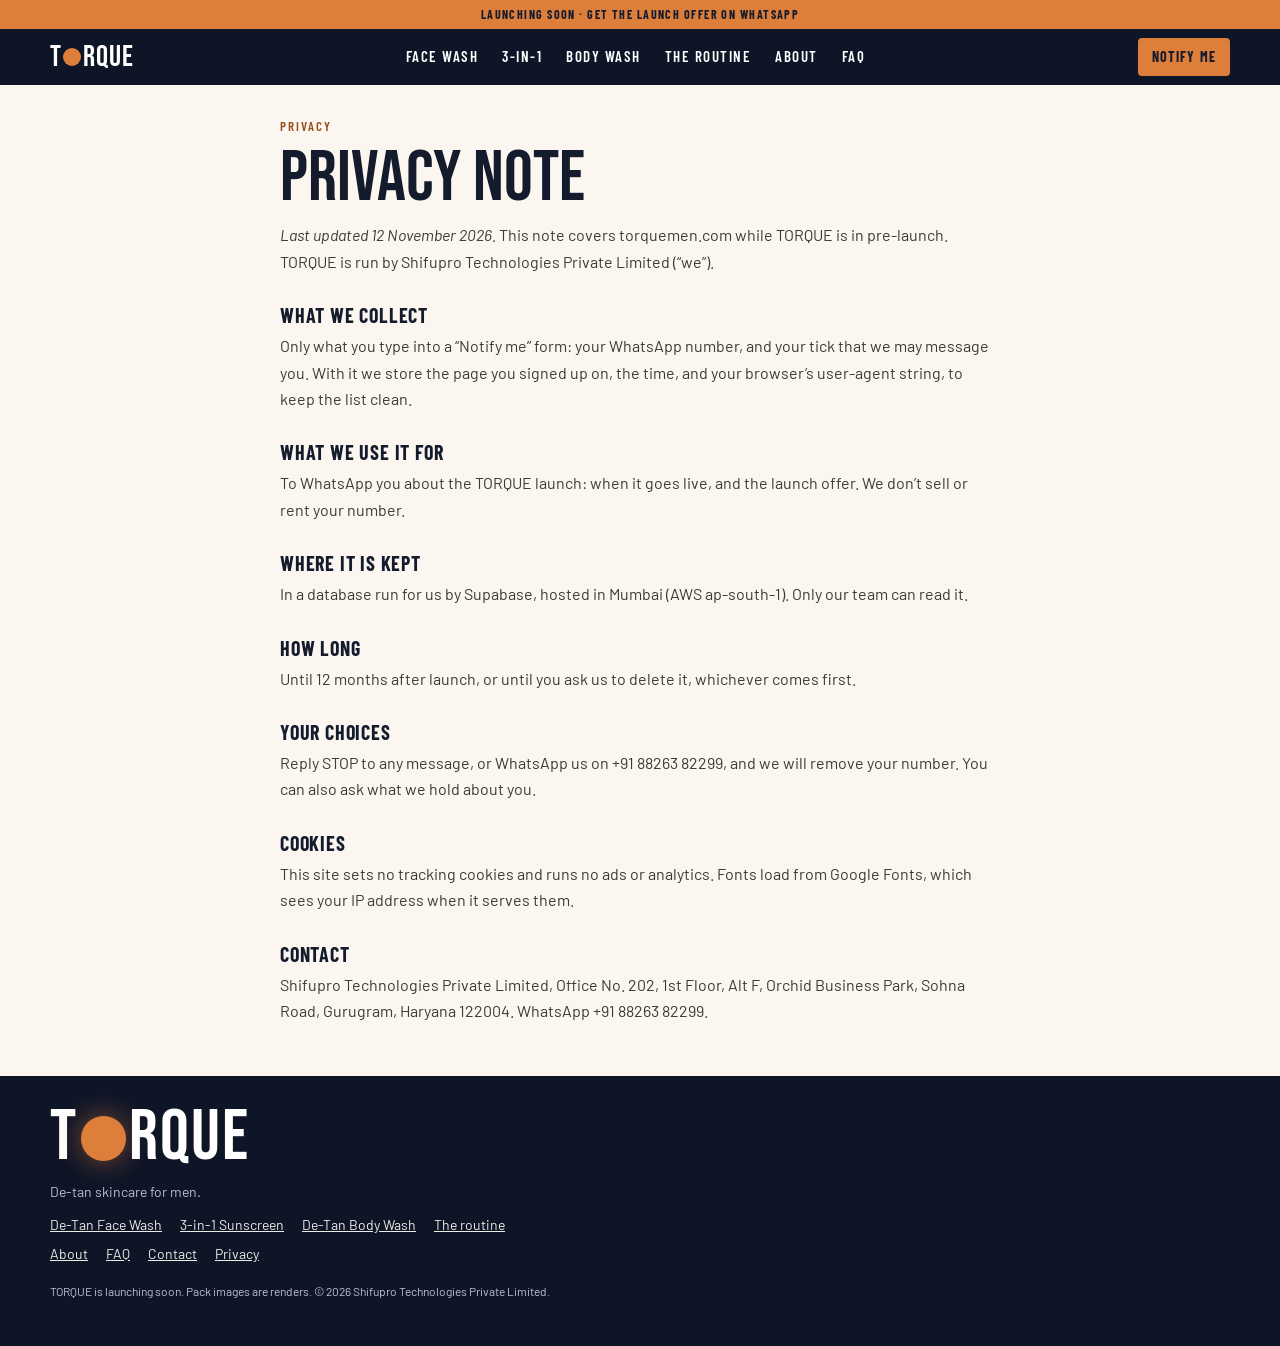
<file: privacy/index.html>
<!doctype html>
<html lang="en">
<head>
<meta charset="utf-8">
<meta name="viewport" content="width=device-width,initial-scale=1,viewport-fit=cover">
<title>Privacy · TORQUE</title>
<meta name="description" content="How torquemen.com uses the WhatsApp numbers left on its launch list.">
<meta name="robots" content="noindex, nofollow">
<meta name="theme-color" content="#0e1527">
<link rel="canonical" href="https://torquemen.com/privacy/">
<meta property="og:type" content="website">
<meta property="og:title" content="Privacy · TORQUE">
<meta property="og:description" content="How torquemen.com uses the WhatsApp numbers left on its launch list.">
<meta property="og:url" content="https://torquemen.com/privacy/">
<meta property="og:image" content="https://torquemen.com/img/og.jpg">
<link rel="icon" href="../favicon.svg" type="image/svg+xml">
<link rel="preconnect" href="https://fonts.googleapis.com">
<link rel="preconnect" href="https://fonts.gstatic.com" crossorigin>
<link rel="stylesheet" href="https://fonts.googleapis.com/css2?family=Barlow:wght@400;500;600;700&family=Barlow+Condensed:wght@500;600;700&family=Bebas+Neue&display=swap">
<link rel="stylesheet" href="../site.css">
</head>
<body class="light">
<a class="strip" href="#notify">Launching soon · get the launch offer on WhatsApp</a>
<header class="site wrap">
  <div class="in">
    <div style="display:flex;align-items:center;gap:4px">
      <button class="icon-btn menu-btn" type="button" aria-label="Menu" aria-expanded="false" aria-controls="menu"><svg width="24" height="24" viewBox="0 0 24 24" fill="none" stroke="currentColor" stroke-width="1.8" stroke-linecap="round" aria-hidden="true"><path d="M4 7h16M4 12h16M4 17h16"/></svg></button>
      <a class="mark" href="../" aria-label="TORQUE home"><span aria-hidden="true">T</span><i aria-hidden="true"></i><span aria-hidden="true">RQUE</span></a>
    </div>
    <nav class="main" aria-label="Main"><a href="../de-tan-face-wash/">Face wash</a><a href="../3-in-1-sunscreen/">3-in-1</a><a href="../de-tan-body-wash/">Body wash</a><a href="../routine/">The routine</a><a href="../about/">About</a><a href="../faq/">FAQ</a></nav>
    <a class="btn btn-sun hdr-cta" href="#notify">Notify me</a>
  </div>
</header>
<nav class="menu" id="menu" aria-label="Menu"><a href="../de-tan-face-wash/">Face wash<small>3% Niacinamide + Vitamin C + Rice Water</small></a><a href="../3-in-1-sunscreen/">3-in-1<small>Serum + moisturiser + SPF in one step</small></a><a href="../de-tan-body-wash/">Body wash<small>Niacinamide + Kojic Acid + Vitamin C</small></a><a href="../routine/">The routine<small>All 3, step by step</small></a><a href="../about/">About<small>Why TORQUE</small></a><a href="../faq/">FAQ</a><a href="../contact/">Contact</a></nav>
<main>
<section class="wrap paper" style="padding-top:34px;padding-bottom:40px">
  <div class="in prose"><p class="eyebrow">Privacy</p>
<h1>Privacy note</h1>
<p><em>Last updated 12 November 2026.</em> This note covers torquemen.com while TORQUE is in pre-launch. TORQUE is run by Shifupro Technologies Private Limited (“we”).</p>
<h2>What we collect</h2>
<p>Only what you type into a “Notify me” form: your WhatsApp number, and your tick that we may message you. With it we store the page you signed up on, the time, and your browser’s user-agent string, to keep the list clean.</p>
<h2>What we use it for</h2>
<p>To WhatsApp you about the TORQUE launch: when it goes live, and the launch offer. We don’t sell or rent your number.</p>
<h2>Where it is kept</h2>
<p>In a database run for us by Supabase, hosted in Mumbai (AWS ap-south-1). Only our team can read it.</p>
<h2>How long</h2>
<p>Until 12 months after launch, or until you ask us to delete it, whichever comes first.</p>
<h2>Your choices</h2>
<p>Reply STOP to any message, or WhatsApp us on +91 88263 82299, and we will remove your number. You can also ask what we hold about you.</p>
<h2>Cookies</h2>
<p>This site sets no tracking cookies and runs no ads or analytics. Fonts load from Google Fonts, which sees your IP address when it serves them.</p>
<h2>Contact</h2>
<p>Shifupro Technologies Private Limited, Office No. 202, 1st Floor, Alt F, Orchid Business Park, Sohna Road, Gurugram, Haryana 122004. WhatsApp +91 88263 82299.</p></div>
</section>

</main>
<footer class="site wrap">
  <div class="in">
    <span class="mark" role="img" aria-label="TORQUE"><span aria-hidden="true">T</span><i aria-hidden="true"></i><span aria-hidden="true">RQUE</span></span>
    <p>De-tan skincare for men.</p>
    <nav aria-label="Products"><a href="../de-tan-face-wash/">De-Tan Face Wash</a><a href="../3-in-1-sunscreen/">3-in-1 Sunscreen</a><a href="../de-tan-body-wash/">De-Tan Body Wash</a><a href="../routine/">The routine</a></nav>
    <nav aria-label="Help"><a href="../about/">About</a><a href="../faq/">FAQ</a><a href="../contact/">Contact</a><a href="../privacy/">Privacy</a></nav>
    <p class="note">TORQUE is launching soon. Pack images are renders. © 2026 Shifupro Technologies Private Limited.</p>
  </div>
</footer>

<div class="toast" id="toast" role="status" aria-live="polite"></div>
<script src="../site.js" defer></script>
</body>
</html>
</file>
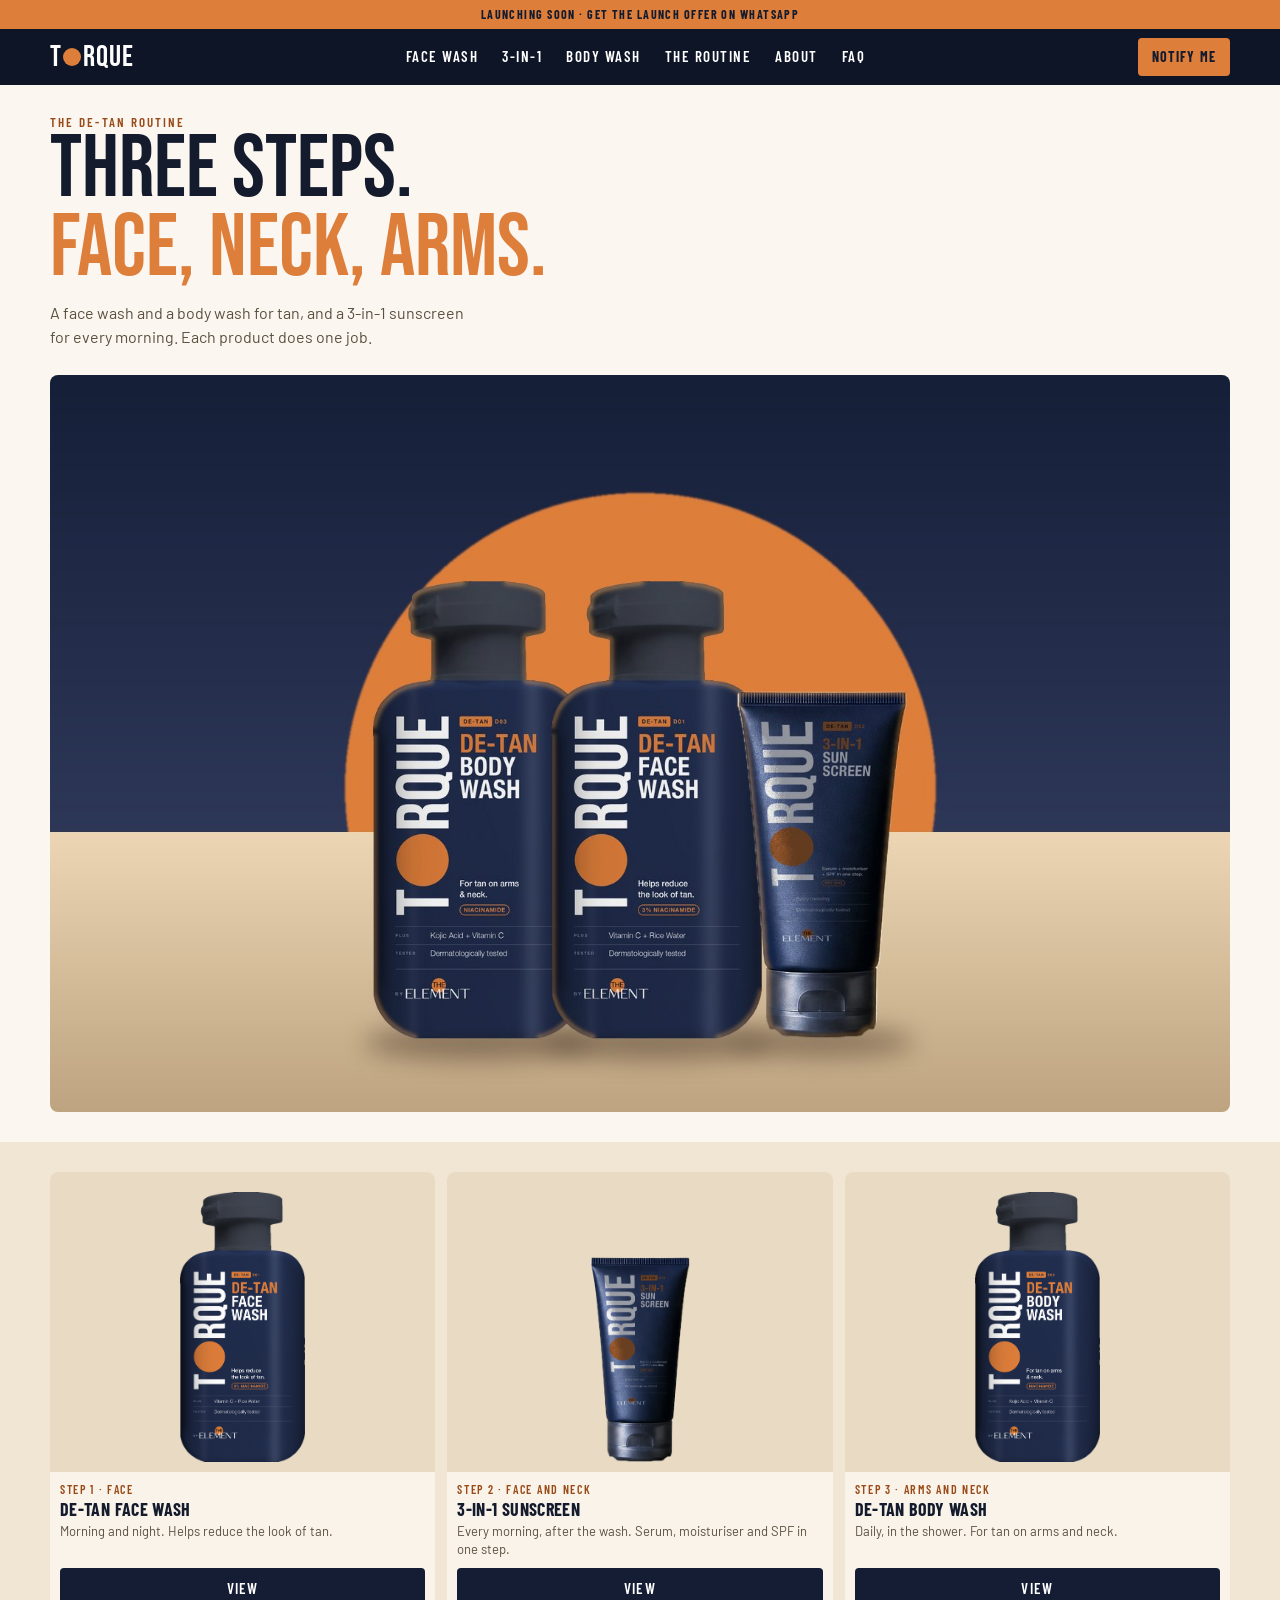
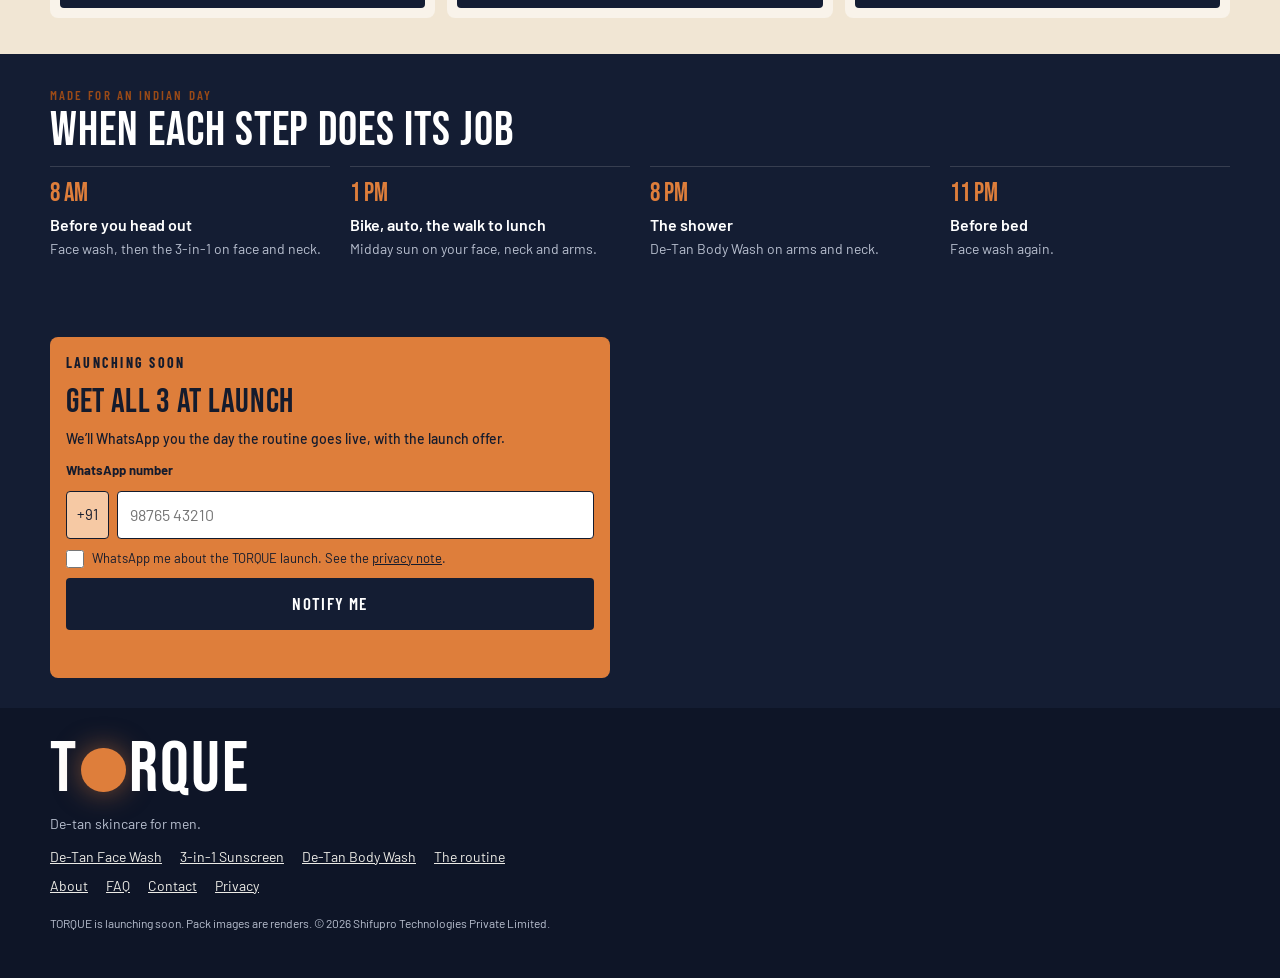
<file: routine/index.html>
<!doctype html>
<html lang="en">
<head>
<meta charset="utf-8">
<meta name="viewport" content="width=device-width,initial-scale=1,viewport-fit=cover">
<title>The TORQUE De-Tan routine · launching soon</title>
<meta name="description" content="Three steps for tan on face, neck and arms: TORQUE De-Tan Face Wash, 3-in-1 Sunscreen and De-Tan Body Wash.">
<meta name="robots" content="noindex, nofollow">
<meta name="theme-color" content="#0e1527">
<link rel="canonical" href="https://torquemen.com/routine/">
<meta property="og:type" content="website">
<meta property="og:title" content="The TORQUE De-Tan routine · launching soon">
<meta property="og:description" content="Three steps for tan on face, neck and arms: TORQUE De-Tan Face Wash, 3-in-1 Sunscreen and De-Tan Body Wash.">
<meta property="og:url" content="https://torquemen.com/routine/">
<meta property="og:image" content="https://torquemen.com/img/og.jpg">
<link rel="icon" href="../favicon.svg" type="image/svg+xml">
<link rel="preconnect" href="https://fonts.googleapis.com">
<link rel="preconnect" href="https://fonts.gstatic.com" crossorigin>
<link rel="stylesheet" href="https://fonts.googleapis.com/css2?family=Barlow:wght@400;500;600;700&family=Barlow+Condensed:wght@500;600;700&family=Bebas+Neue&display=swap">
<link rel="stylesheet" href="../site.css">
</head>
<body class="light">
<a class="strip" href="#notify">Launching soon · get the launch offer on WhatsApp</a>
<header class="site wrap">
  <div class="in">
    <div style="display:flex;align-items:center;gap:4px">
      <button class="icon-btn menu-btn" type="button" aria-label="Menu" aria-expanded="false" aria-controls="menu"><svg width="24" height="24" viewBox="0 0 24 24" fill="none" stroke="currentColor" stroke-width="1.8" stroke-linecap="round" aria-hidden="true"><path d="M4 7h16M4 12h16M4 17h16"/></svg></button>
      <a class="mark" href="../" aria-label="TORQUE home"><span aria-hidden="true">T</span><i aria-hidden="true"></i><span aria-hidden="true">RQUE</span></a>
    </div>
    <nav class="main" aria-label="Main"><a href="../de-tan-face-wash/">Face wash</a><a href="../3-in-1-sunscreen/">3-in-1</a><a href="../de-tan-body-wash/">Body wash</a><a href="../routine/">The routine</a><a href="../about/">About</a><a href="../faq/">FAQ</a></nav>
    <a class="btn btn-sun hdr-cta" href="#notify">Notify me</a>
  </div>
</header>
<nav class="menu" id="menu" aria-label="Menu"><a href="../de-tan-face-wash/">Face wash<small>3% Niacinamide + Vitamin C + Rice Water</small></a><a href="../3-in-1-sunscreen/">3-in-1<small>Serum + moisturiser + SPF in one step</small></a><a href="../de-tan-body-wash/">Body wash<small>Niacinamide + Kojic Acid + Vitamin C</small></a><a href="../routine/">The routine<small>All 3, step by step</small></a><a href="../about/">About<small>Why TORQUE</small></a><a href="../faq/">FAQ</a><a href="../contact/">Contact</a></nav>
<main>
<section class="wrap paper page-top">
  <div class="in">
    <p class="eyebrow">The De-Tan routine</p>
    <h1 class="big">Three steps.<br><em>Face, neck, arms.</em></h1>
    <p class="lede" style="margin-top:12px;color:var(--earth);max-width:46ch">A face wash and a body wash for tan, and a 3-in-1 sunscreen for every morning. Each product does one job.</p>
  </div>
</section>
<section class="wrap paper" style="padding-top:16px;padding-bottom:30px">
  <div class="in"><img src="../img/lineup-sun.jpg" width="1600" height="1000" alt="The three TORQUE De-Tan packs in a row in front of a low orange sun" style="width:100%;height:auto;border-radius:8px"></div>
</section>
<section class="sand wrap" style="padding-top:30px;padding-bottom:34px">
  <div class="in"><div class="cards" style="display:grid;grid-template-columns:minmax(0,1fr);gap:12px"><a class="card" href="../de-tan-face-wash/" style="width:auto">
  <span class="shot"><img src="../img/cut-facewash.png" alt="TORQUE De-Tan Face Wash" loading="lazy"></span>
  <span class="body"><span class="code">Step 1 · Face</span><span class="nm">De-Tan Face Wash</span><span class="ds">Morning and night. Helps reduce the look of tan.</span><span class="go">View</span></span>
</a><a class="card" href="../3-in-1-sunscreen/" style="width:auto">
  <span class="shot"><img class="tube" src="../img/cut-sunscreen.png" alt="TORQUE 3-in-1 Sunscreen" loading="lazy"></span>
  <span class="body"><span class="code">Step 2 · Face and neck</span><span class="nm">3-in-1 Sunscreen</span><span class="ds">Every morning, after the wash. Serum, moisturiser and SPF in one step.</span><span class="go">View</span></span>
</a><a class="card" href="../de-tan-body-wash/" style="width:auto">
  <span class="shot"><img src="../img/cut-bodywash.png" alt="TORQUE De-Tan Body Wash" loading="lazy"></span>
  <span class="body"><span class="code">Step 3 · Arms and neck</span><span class="nm">De-Tan Body Wash</span><span class="ds">Daily, in the shower. For tan on arms and neck.</span><span class="go">View</span></span>
</a></div></div>
</section>
<section class="sec wrap night" aria-labelledby="h-day">
  <div class="in">
    <p class="eyebrow">Made for an Indian day</p>
    <h2 class="h2" id="h-day" style="color:#fff;margin-bottom:12px">When each step does its job</h2>
    <div class="times"><div class="time"><b>8 AM</b><div><strong>Before you head out</strong><span>Face wash, then the 3-in-1 on face and neck.</span></div></div><div class="time"><b>1 PM</b><div><strong>Bike, auto, the walk to lunch</strong><span>Midday sun on your face, neck and arms.</span></div></div><div class="time"><b>8 PM</b><div><strong>The shower</strong><span>De-Tan Body Wash on arms and neck.</span></div></div><div class="time"><b>11 PM</b><div><strong>Before bed</strong><span>Face wash again.</span></div></div></div>
  </div>
</section>
<section class="wrap night" style="padding-top:30px;padding-bottom:30px">
  <div class="in"><form class="signup" id="notify" novalidate>
  <p class="eyebrow">Launching soon</p>
  <h2 class="h2">Get all 3 at launch</h2>
  <p>We’ll WhatsApp you the day the routine goes live, with the launch offer.</p>
  <div class="fields" style="display:flex;flex-direction:column;gap:10px">
    <label class="l" for="wa-n">WhatsApp number</label>
    <div class="row"><span class="cc">+91</span><input id="wa-n" type="tel" inputmode="numeric" autocomplete="tel-national" placeholder="98765 43210" maxlength="16" required></div>
    <label class="consent"><input type="checkbox" required> <span>WhatsApp me about the TORQUE launch. See the <a href="../privacy/">privacy note</a>.</span></label>
    <button class="btn btn-night" type="submit">Notify me</button>
  </div>
  <div class="msg" role="status" aria-live="polite"></div>
</form></div>
</section>
</main>
<style>@media (min-width:900px){.sand .cards{grid-template-columns:repeat(3,minmax(0,1fr))!important}}</style>
<footer class="site wrap">
  <div class="in">
    <span class="mark" role="img" aria-label="TORQUE"><span aria-hidden="true">T</span><i aria-hidden="true"></i><span aria-hidden="true">RQUE</span></span>
    <p>De-tan skincare for men.</p>
    <nav aria-label="Products"><a href="../de-tan-face-wash/">De-Tan Face Wash</a><a href="../3-in-1-sunscreen/">3-in-1 Sunscreen</a><a href="../de-tan-body-wash/">De-Tan Body Wash</a><a href="../routine/">The routine</a></nav>
    <nav aria-label="Help"><a href="../about/">About</a><a href="../faq/">FAQ</a><a href="../contact/">Contact</a><a href="../privacy/">Privacy</a></nav>
    <p class="note">TORQUE is launching soon. Pack images are renders. © 2026 Shifupro Technologies Private Limited.</p>
  </div>
</footer>

<div class="toast" id="toast" role="status" aria-live="polite"></div>
<script src="../site.js" defer></script>
</body>
</html>
</file>
<file: site.css>
/* torquemen.com · TORQUE · pre-launch site (Sun direction, 2026-11-12) */
:root{
  --night:#141d33; --deep:#0e1527; --deeper:#0b1120; --card:#1d2846; --reel:#26355a;
  --paper:#fbf7f0; --sand:#f1e6d4; --sand2:#e9dbc3; --sand3:#f9f3ea; --sandline:#d9c7a8;
  --rust:#9a4a17; --earth:#5a5040; --earth2:#3f3a30;
  --ink:#141b2d; --bone:#ecebe6; --mist:#c9cfdb; --mist2:#b9c0d0;
  --sun:#de7e3b; --sun-lt:#f0a46b;
  --f-mark:"Bebas Neue",Impact,"Arial Narrow",sans-serif;
  --f-cond:"Barlow Condensed","Arial Narrow","Helvetica Neue",sans-serif;
  --f-body:Barlow,"Helvetica Neue",Arial,sans-serif;
  --gl:max(16px,env(safe-area-inset-left,0px)); --gr:max(16px,env(safe-area-inset-right,0px));
}
*{box-sizing:border-box}
html{-webkit-text-size-adjust:100%;scroll-behavior:smooth;scroll-padding-top:72px}
body{margin:0;background:var(--deep);color:var(--bone);font:400 15px/1.5 var(--f-body);-webkit-font-smoothing:antialiased}
body.light{background:var(--paper);color:var(--ink)}
img{max-width:100%;display:block}
a{color:inherit}
button,input{font:inherit;color:inherit}
:focus-visible{outline:2px solid var(--sun);outline-offset:2px}
.wrap{padding-left:var(--gl);padding-right:var(--gr)}
.in{max-width:1180px;margin:0 auto}
.eyebrow{margin:0;font:600 13px/1.2 var(--f-cond);letter-spacing:.16em;text-transform:uppercase;color:var(--sun-lt)}
.light .eyebrow,.sand .eyebrow,.paper .eyebrow{color:var(--rust)}
.h2{margin:4px 0 0;font:400 36px/.95 var(--f-mark);letter-spacing:.02em}
.btn{display:inline-flex;align-items:center;justify-content:center;height:52px;padding:0 22px;border:0;border-radius:4px;font:700 17px/1 var(--f-cond);letter-spacing:.08em;text-transform:uppercase;text-decoration:none;cursor:pointer}
.btn-sun{background:var(--sun);color:var(--ink)}
.btn-ghost{background:transparent;color:#fff;border:1.5px solid var(--bone);font-weight:600}
.btn-night{background:var(--night);color:#fff;font-weight:600}
.btn-line{background:transparent;color:var(--ink);border:1.5px solid var(--ink);font-weight:600}
.mark{display:inline-flex;align-items:center;font:400 30px/1 var(--f-mark);letter-spacing:.03em;text-decoration:none;color:#fff}
.mark i{width:.6em;height:.6em;border-radius:50%;background:var(--sun);display:inline-block;margin:0 .05em}
.sand{background:var(--sand);color:var(--ink)}
.paper{background:var(--paper);color:var(--ink)}
.night{background:var(--night);color:var(--bone)}
section.sec{padding-top:34px;padding-bottom:34px}
.lede{margin:0;font-size:16px}
.sr{position:absolute;width:1px;height:1px;overflow:hidden;clip:rect(0 0 0 0);white-space:nowrap}

/* strip + header + nav */
.strip{display:block;background:var(--sun);color:var(--ink);font:700 12px/1.3 var(--f-cond);letter-spacing:.12em;text-transform:uppercase;text-align:center;padding:7px var(--gr) 6px var(--gl);text-decoration:none}
header.site{position:sticky;top:0;z-index:30;background:var(--deep)}
header.site .in{height:56px;display:flex;align-items:center;justify-content:space-between;gap:8px}
.icon-btn{width:44px;height:44px;display:flex;align-items:center;justify-content:center;background:none;border:0;cursor:pointer;color:#fff}
.hdr-cta{height:38px;padding:0 14px;font-size:14px}
nav.main{display:none}
.menu{display:none;background:var(--deep);border-top:1px solid rgba(236,235,230,.10);padding:8px var(--gr) 18px var(--gl)}
.menu.open{display:block}
.menu a{display:block;padding:12px 0;border-bottom:1px solid rgba(236,235,230,.08);font:600 18px/1.2 var(--f-cond);letter-spacing:.06em;text-transform:uppercase;text-decoration:none;color:#fff}
.menu a small{display:block;font:400 13px/1.3 var(--f-body);letter-spacing:0;text-transform:none;color:var(--mist2);margin-top:2px}

/* hero (home) */
.hero{display:grid;grid-template-columns:minmax(0,1fr);background:var(--night)}
.hero .pic{width:100%;height:auto;aspect-ratio:390/540;object-fit:cover}
.hero .txt{padding:22px var(--gr) 28px var(--gl);display:flex;flex-direction:column;gap:12px}
.hero h1{margin:0;font:400 62px/.88 var(--f-mark);letter-spacing:.01em;color:#fff}
.hero h1 em,.big em{font-style:normal;color:var(--sun)}
.hero .lede{color:var(--mist)}
.ctas{display:flex;flex-direction:column;gap:8px}
.trust{display:grid;grid-template-columns:repeat(3,minmax(0,1fr));gap:8px;padding-top:16px;padding-bottom:16px;border-top:1px solid rgba(236,235,230,.10)}
.trust div{display:flex;flex-direction:column;align-items:center;gap:4px;text-align:center;font-size:12px;line-height:1.3;color:var(--mist)}
.trust .dot{width:16px;height:16px;border-radius:50%;background:var(--sun);margin:3px}

/* sun clock */
.arc{width:100%;max-width:520px;height:auto;margin:6px auto 0}
.clock{display:grid;grid-template-columns:repeat(3,minmax(0,1fr));gap:10px;text-align:center;max-width:620px;margin:0 auto}
.clock b{display:block;font:400 26px/1 var(--f-mark);color:var(--rust)}
.clock span{font-size:13px;line-height:1.35}

/* range cards */
.head{display:flex;justify-content:space-between;align-items:flex-end;gap:12px;margin-bottom:14px}
.head a{font-size:14px;font-weight:600}
.cards{display:flex;gap:10px;overflow-x:auto;padding-bottom:2px;scroll-snap-type:x mandatory}
.card{flex:none;width:172px;background:var(--sand3);border-radius:8px;overflow:hidden;display:flex;flex-direction:column;scroll-snap-align:start;color:var(--ink);text-decoration:none}
.card .shot{height:196px;display:flex;align-items:flex-end;justify-content:center;background:var(--sand2);padding-bottom:10px}
.card .shot img{height:176px;width:auto}
.card .shot img.tube{height:134px}
.card .body{padding:10px;display:flex;flex-direction:column;gap:4px;flex-grow:1}
.card .code{font:600 12px/1.2 var(--f-cond);letter-spacing:.14em;text-transform:uppercase;color:var(--rust)}
.card .nm{font:700 18px/1.05 var(--f-cond);letter-spacing:.02em;text-transform:uppercase}
.card .ds{font-size:13px;line-height:1.35;color:var(--earth);flex-grow:1}
.card .go{margin-top:6px;height:40px;display:flex;align-items:center;justify-content:center;border-radius:4px;background:var(--night);color:#fff;font:600 15px/1 var(--f-cond);letter-spacing:.08em;text-transform:uppercase}

/* routine card */
.rcard{position:relative;background:var(--card);border:1.5px solid var(--sun);border-radius:8px;padding:12px;display:grid;grid-template-columns:minmax(0,1fr);gap:12px;color:var(--bone)}
.rcard .pic{width:100%;height:auto;aspect-ratio:16/10;object-fit:cover;border-radius:4px}
.rsteps{display:flex;flex-direction:column}
.rstep{display:grid;grid-template-columns:44px minmax(0,1fr) auto;gap:10px;align-items:center;padding:10px 0;border-top:1px solid rgba(236,235,230,.14);text-decoration:none}
.rstep b{font:400 22px/1 var(--f-mark);color:var(--sun)}
.rstep strong{display:block;font:700 17px/1.1 var(--f-cond);letter-spacing:.02em;text-transform:uppercase;color:#fff}
.rstep span{font-size:13px;color:var(--mist2)}
.rstep .arrow{color:var(--sun);font-size:20px}

/* actives */
.actives{display:grid;grid-template-columns:minmax(0,1fr)}
.active{display:grid;grid-template-columns:30px 82px minmax(0,1fr);gap:10px;align-items:center;padding:12px 0;border-top:1px solid var(--sandline)}
.active i{width:22px;height:22px;border-radius:50%;background:var(--sun)}
.active b{font:400 32px/.9 var(--f-mark)}
.active strong{display:block;font-size:15px}
.active span{font-size:13px;color:var(--earth)}

/* day timeline */
.times{display:grid;grid-template-columns:minmax(0,1fr)}
.time{display:grid;grid-template-columns:70px minmax(0,1fr);gap:12px;padding:14px 0;border-top:1px solid rgba(236,235,230,.16)}
.time b{font:400 26px/1 var(--f-mark);color:var(--sun)}
.time strong{display:block;font-size:16px;font-weight:600;color:#fff}
.time span{font-size:14px;color:var(--mist2)}

/* sign-up */
.signup{background:var(--sun);color:var(--ink);border-radius:8px;padding:18px 16px;display:flex;flex-direction:column;gap:10px;max-width:560px}
.signup .eyebrow{color:var(--ink);font-weight:700}
.signup .h2{font-size:34px}
.signup p{margin:0;font-size:14px;font-weight:500}
.signup label.l{font-size:13px;font-weight:700;padding-top:2px}
.signup .row{display:flex;gap:8px}
.signup .cc{flex:none;height:48px;display:flex;align-items:center;padding:0 10px;border:1.5px solid var(--ink);border-radius:4px;background:#f6c9a4}
.signup input[type=tel]{flex-grow:1;min-width:0;height:48px;border:1.5px solid var(--ink);border-radius:4px;padding:0 12px;font-size:16px;color:var(--ink);background:#fff}
.signup .consent{display:flex;gap:8px;align-items:flex-start;font-size:13px;line-height:1.4}
.signup .consent input{width:18px;height:18px;margin:1px 0 0;flex:none;accent-color:var(--night)}
.signup .btn{width:100%}
.signup .msg{min-height:20px;font-size:14px;font-weight:700}
.signup .msg.err{color:#6e1a0a}
.signup.done .fields{display:none}

/* product page */
.pdp{display:grid;grid-template-columns:minmax(0,1fr)}
.gallery .stage{position:relative;aspect-ratio:4/5;background:var(--sand2);overflow:hidden}
.gallery .stage img{position:absolute;inset:0;width:100%;height:100%;object-fit:cover}
.gallery .stage img[hidden]{display:none}
.count{position:absolute;left:12px;bottom:12px;background:rgba(20,27,45,.78);color:#fff;font-size:12px;font-weight:600;padding:4px 9px;border-radius:999px}
.thumbs{display:flex;gap:8px;padding:12px var(--gr) 12px var(--gl);overflow-x:auto}
.thumbs button{flex:none;width:52px;height:64px;padding:0;border-radius:4px;overflow:hidden;background:var(--sand2);cursor:pointer;border:2px solid transparent}
.thumbs button[aria-pressed="true"]{border-color:var(--ink)}
.thumbs img{width:100%;height:100%;object-fit:cover}
.info{padding:8px var(--gr) 28px var(--gl);display:flex;flex-direction:column;gap:12px}
.tagrow{display:flex;align-items:center;gap:8px;flex-wrap:wrap}
.tag{background:var(--sun);color:var(--ink);font:700 12px/1 var(--f-cond);letter-spacing:.14em;padding:5px 7px 4px;border-radius:2px}
.tagrow span:last-child{font:600 12px/1 var(--f-cond);letter-spacing:.14em;color:#6b6250}
.info h1{margin:0;font:700 38px/1 var(--f-cond);letter-spacing:.01em;text-transform:uppercase}
.info h1 em{font-style:normal;color:#b4581c}
.sub{margin:0;color:var(--earth)}
.chips{display:flex;flex-wrap:wrap;gap:8px;padding-top:2px}
.chip{display:inline-flex;align-items:center;gap:6px;border:1px solid var(--sandline);border-radius:999px;padding:6px 11px;font-size:14px;font-weight:500;background:#fff}
.soon{display:flex;align-items:center;gap:8px;font:700 14px/1.2 var(--f-cond);letter-spacing:.12em;text-transform:uppercase;color:#b4581c;padding-top:4px}
.soon i{width:10px;height:10px;border-radius:50%;background:var(--sun);box-shadow:0 0 0 4px rgba(222,126,59,.25)}
.how{display:grid;grid-template-columns:repeat(3,minmax(0,1fr));gap:10px}
.how div{background:#fff;border-radius:6px;padding:12px 10px}
.how b{display:block;font:400 40px/.9 var(--f-mark);color:#b4581c}
.how strong{display:block;margin-top:4px;font:700 16px/1.2 var(--f-cond);letter-spacing:.04em;text-transform:uppercase}
.how span{display:block;font-size:13px;color:var(--earth);line-height:1.35}

/* phone sticky bar */
.bar{position:fixed;left:0;right:0;bottom:0;z-index:25;background:var(--deep);border-top:1px solid rgba(236,235,230,.12);padding:10px var(--gr) calc(10px + env(safe-area-inset-bottom,0px)) var(--gl);display:flex;align-items:center;gap:10px;transform:translateY(110%);transition:transform .25s}
.bar.show{transform:none}
.bar .nm{flex-grow:1;min-width:0;font:600 15px/1.15 var(--f-cond);letter-spacing:.04em;text-transform:uppercase;color:#fff}
.bar .nm span{display:block;font:400 12px/1.2 var(--f-body);letter-spacing:0;text-transform:none;color:var(--mist2)}
.bar .btn{height:46px;padding:0 18px;font-size:16px}

/* faq + prose */
.faq{max-width:760px}
.faq-list{border-bottom:1px solid var(--sandline)}
details{border-top:1px solid var(--sandline)}
summary{list-style:none;display:flex;justify-content:space-between;align-items:center;gap:12px;padding:15px 0;font-size:16px;font-weight:600;line-height:1.35;cursor:pointer}
summary::-webkit-details-marker{display:none}
summary::after{content:"+";flex:none;width:20px;text-align:center;font-size:22px;line-height:1;color:var(--rust)}
details[open] summary::after{content:"\2013"}
details p{margin:0 0 16px;font-size:15px;line-height:1.55;color:var(--earth2);max-width:62ch}
.prose{max-width:720px;font-size:16px;line-height:1.65;color:var(--earth2)}
.prose h1{margin:0 0 10px;font:400 52px/.92 var(--f-mark);color:var(--ink)}
.prose h2{margin:28px 0 6px;font:700 20px/1.2 var(--f-cond);letter-spacing:.04em;text-transform:uppercase;color:var(--ink)}
.prose p,.prose ul{margin:0 0 12px}
.prose li{margin:0 0 6px}
.prose a{color:#b4581c}
.page-top{padding-top:30px;padding-bottom:10px}
.big{margin:0;font:400 58px/.9 var(--f-mark);color:var(--ink)}
.contact-list{display:grid;gap:12px;max-width:560px}
.contact-list a,.contact-list div{display:block;background:#fff;border-radius:8px;padding:14px 16px;text-decoration:none;color:var(--ink)}
.contact-list b{display:block;font:600 12px/1.2 var(--f-cond);letter-spacing:.16em;text-transform:uppercase;color:#b4581c;margin-bottom:4px}

/* footer */
footer.site{background:var(--deep);color:var(--bone);padding-top:30px;padding-bottom:34px}
footer .mark{font-size:72px;line-height:.9}
footer .mark i{width:.62em;height:.62em;margin:0 .04em;box-shadow:0 0 28px rgba(222,126,59,.55)}
footer p{margin:10px 0 12px;font-size:14px;color:var(--mist2)}
footer nav{display:flex;flex-wrap:wrap;gap:6px 18px;font-size:14px;margin-top:8px}
footer .note{margin-top:18px;font-size:12px;color:var(--mist2)}
body.has-bar footer.site{padding-bottom:110px}

.toast{position:fixed;left:50%;bottom:calc(84px + env(safe-area-inset-bottom,0px));transform:translateX(-50%);z-index:40;background:#fff;color:var(--ink);font-size:14px;padding:10px 14px;border-radius:6px;max-width:calc(100% - 32px);text-align:center;opacity:0;pointer-events:none;transition:opacity .2s}
.toast.show{opacity:1}

@media (min-width:900px){
  nav.main{display:flex;gap:24px;font:600 15px/1 var(--f-cond);letter-spacing:.1em;text-transform:uppercase}
  nav.main a{text-decoration:none;color:#fff}
  nav.main a:hover{color:var(--sun-lt)}
  .menu-btn,.menu{display:none!important}
  .hero{grid-template-columns:minmax(0,1fr) minmax(0,1fr);align-items:center;max-width:1180px;margin:0 auto;padding:28px var(--gr) 36px var(--gl);gap:48px;background:transparent}
  .hero .pic{order:2;border-radius:8px;max-height:760px}
  .hero .txt{order:1;padding:0}
  .hero h1{font-size:104px}
  .hero .lede{font-size:19px;max-width:30ch}
  .ctas{flex-direction:row}
  .h2{font-size:48px}
  .trust{max-width:760px;margin:0 auto}
  .trust div{font-size:14px}
  .cards{display:grid;grid-template-columns:repeat(3,minmax(0,1fr));gap:16px;overflow:visible}
  .card{width:auto}
  .card .shot{height:300px}
  .card .shot img{height:270px}
  .card .shot img.tube{height:205px}
  .rcard{grid-template-columns:minmax(0,1.2fr) minmax(0,1fr);gap:24px;padding:18px;align-items:center}
  .rcard .pic{grid-row:span 2}
  .actives{grid-template-columns:repeat(2,minmax(0,1fr));column-gap:32px}
  .times{grid-template-columns:repeat(4,minmax(0,1fr));gap:20px}
  .time{grid-template-columns:1fr;gap:6px}
  .pdp{grid-template-columns:minmax(0,1.05fr) minmax(0,.95fr);gap:44px;max-width:1180px;margin:0 auto;padding:28px var(--gr) 40px var(--gl)}
  .gallery{display:grid;grid-template-columns:72px minmax(0,1fr);gap:12px;align-items:start;position:sticky;top:76px}
  .gallery .stage{order:2;border-radius:8px}
  .thumbs{order:1;flex-direction:column;padding:0;overflow:visible}
  .thumbs button{width:72px;height:90px}
  .info{padding:0}
  .info h1{font-size:52px}
  .bar{display:none}
  body.has-bar footer.site{padding-bottom:34px}
  .toast{bottom:32px}
  .big{font-size:88px}
  .prose h1{font-size:72px}
}
@media (prefers-reduced-motion:reduce){html{scroll-behavior:auto}.toast,.bar{transition:none}}
</file>
<file: pdp.css>
/* TORQUE De-Tan Face Wash product page, preview build (2026-11-12).
   Phone first: one column with a fixed buy bar. Desktop: gallery left, buy box right, sections below. */
:root{
  --ink:#141b2d; --mist:#5a6377; --body:#3f475a; --line:#e1e4ea; --line2:#d5d9e1;
  --ground:#eceef2; --band:#f4f5f7; --navy:#1b2640; --bone:#ecebe6; --bone2:#b9c0d0;
  --tan:#de7e3b; --tan-ink:#b4581c; --ph-bg:#fdeee3; --ph-ink:#8a3f10; --ok:#1d6b4a; --ok-bg:#e3f3ea;
  --f-mark:"Bebas Neue",Impact,"Arial Narrow",sans-serif;
  --f-cond:"Barlow Condensed","Arial Narrow","Helvetica Neue",sans-serif;
  --f-body:Barlow,"Helvetica Neue",Arial,sans-serif;
  --gl:max(16px,env(safe-area-inset-left,0px)); --gr:max(16px,env(safe-area-inset-right,0px));
  color-scheme:light;
}
*{box-sizing:border-box}
html{-webkit-text-size-adjust:100%}
body{margin:0;background:#fff;color:var(--ink);font:400 15px/1.5 var(--f-body);-webkit-font-smoothing:antialiased;padding-bottom:calc(122px + env(safe-area-inset-bottom,0px))}
img{max-width:100%;display:block}
a{color:inherit}
button{font:inherit;color:inherit}
:focus-visible{outline:2px solid var(--tan-ink);outline-offset:2px}
.wrap{padding-left:var(--gl);padding-right:var(--gr)}
.in{max-width:1180px;margin:0 auto}
.ph{background:var(--ph-bg);color:var(--ph-ink);padding:1px 5px;border-radius:3px;font-weight:600;white-space:nowrap}
.eyebrow{margin:0;font:600 13px/1.2 var(--f-cond);letter-spacing:.16em;text-transform:uppercase;color:var(--tan-ink)}
.h2{margin:4px 0 0;font:400 34px/.95 var(--f-mark);letter-spacing:.02em}
.stars{color:var(--tan);letter-spacing:2px}
.dash{border:1.5px dashed #b6bdc9;background:var(--band);border-radius:6px;display:flex;align-items:center;justify-content:center;text-align:center;padding:8px;font:600 11px/1.2 var(--f-cond);letter-spacing:.08em;text-transform:uppercase;color:var(--mist)}
.btn{height:50px;border:0;border-radius:4px;font:600 17px/1 var(--f-cond);letter-spacing:.08em;text-transform:uppercase;cursor:pointer}
.btn-navy{background:var(--navy);color:#fff}
.btn-tan{background:var(--tan);color:var(--ink);font-weight:700}
.btn-line{height:36px;padding:0 14px;border:1.5px solid var(--ink);border-radius:4px;background:#fff;font:600 14px/1 var(--f-cond);letter-spacing:.08em;text-transform:uppercase;cursor:pointer}
.mark{display:inline-flex;align-items:center;font:400 30px/1 var(--f-mark);letter-spacing:.03em;text-decoration:none;color:var(--ink)}
.mark i{width:.6em;height:.6em;border-radius:50%;background:var(--tan);display:inline-block;margin:0 .05em}

/* preview strip + header */
.strip{background:var(--navy);color:var(--bone);font:600 12px/1.3 var(--f-cond);letter-spacing:.12em;text-transform:uppercase;text-align:center;padding:7px var(--gr) 6px var(--gl)}
.strip b{color:var(--tan)}
header.site{position:sticky;top:0;z-index:20;background:#fff;border-bottom:1px solid var(--line)}
header.site .in{height:56px;display:flex;align-items:center;justify-content:space-between}
.icon-btn{width:44px;height:44px;display:flex;align-items:center;justify-content:center;background:none;border:0;cursor:pointer;color:var(--ink)}

/* top: gallery + buy box */
.top{display:grid;grid-template-columns:minmax(0,1fr)}
.gallery .stage{position:relative;aspect-ratio:4/5;background:var(--ground);overflow:hidden}
.gallery .stage img,.gallery .stage .slide{position:absolute;inset:0;width:100%;height:100%;object-fit:cover}
.gallery .slide[hidden]{display:none}
.slide.video{background:var(--navy);color:var(--bone);display:flex;flex-direction:column;align-items:center;justify-content:center;gap:14px;text-align:center;padding:24px;font:600 15px/1.3 var(--f-cond);letter-spacing:.1em;text-transform:uppercase}
.play{width:64px;height:64px;border-radius:50%;background:var(--tan);color:var(--ink);display:flex;align-items:center;justify-content:center}
.slide.dash{position:absolute;border-radius:0;font-size:16px;border-width:2px}
.count{position:absolute;left:12px;bottom:12px;background:rgba(20,27,45,.78);color:#fff;font-size:12px;font-weight:600;padding:4px 9px;border-radius:999px}
.thumbs{display:flex;gap:8px;padding:12px var(--gr) 12px var(--gl);overflow-x:auto}
.thumbs button{flex:none;width:52px;height:64px;padding:0;border-radius:4px;overflow:hidden;background:var(--ground);cursor:pointer;border:2px solid transparent}
.thumbs button[aria-pressed="true"]{border-color:var(--ink)}
.thumbs img{width:100%;height:100%;object-fit:cover}
.thumbs .t-video{display:flex;width:100%;height:100%;align-items:center;justify-content:center;background:var(--navy);color:var(--tan)}
.thumbs .t-ph{display:flex;width:100%;height:100%;align-items:center;justify-content:center;text-align:center;border:1.5px dashed #b6bdc9;background:var(--band);font:600 10px/1.1 var(--f-cond);letter-spacing:.06em;text-transform:uppercase;color:var(--mist);padding:2px}

.buy{padding:8px var(--gr) 26px var(--gl);display:flex;flex-direction:column;gap:12px}
.tagrow{display:flex;align-items:center;gap:8px}
.tag{background:var(--tan);color:var(--ink);font:700 12px/1 var(--f-cond);letter-spacing:.14em;padding:5px 7px 4px;border-radius:2px}
.tagrow span:last-child{font:600 12px/1 var(--f-cond);letter-spacing:.14em;color:var(--mist)}
h1{margin:0;font:700 38px/1 var(--f-cond);letter-spacing:.01em;text-transform:uppercase}
h1 em{font-style:normal;color:var(--tan-ink)}
.sub{margin:0;color:var(--mist)}
.rating{margin:0;display:flex;align-items:center;gap:6px;font-size:14px;flex-wrap:wrap}
.chips{display:flex;flex-wrap:wrap;gap:8px;padding-top:2px}
.chip{display:inline-flex;align-items:center;gap:6px;border:1px solid var(--line2);border-radius:999px;padding:6px 11px;font-size:14px;font-weight:500}
.price{display:flex;align-items:baseline;gap:10px;flex-wrap:wrap;padding-top:8px}
.price .now{font-size:28px;font-weight:700;line-height:1.1}
.price s{font-size:16px;color:var(--mist)}
.off{font-size:13px;font-weight:700;color:var(--ok);background:var(--ok-bg);padding:3px 7px;border-radius:3px}
.tax{margin:-6px 0 0;font-size:13px;color:var(--mist)}
.label{margin:6px 0 0;font:600 13px/1 var(--f-cond);letter-spacing:.16em;text-transform:uppercase;color:var(--mist)}
.packs{display:flex;flex-direction:column;gap:10px}
.pack{position:relative;display:flex;align-items:center;gap:12px;width:100%;text-align:left;padding:14px;border-radius:6px;border:2px solid var(--line2);background:#fff;cursor:pointer}
.pack[aria-checked="true"]{border-color:var(--ink);background:#f7f8fa}
.dot{flex:none;width:20px;height:20px;border-radius:50%;border:2px solid #9aa2b2;background:#fff}
.pack[aria-checked="true"] .dot{border:6px solid var(--ink)}
.pack .txt{display:flex;flex-direction:column;gap:3px;flex-grow:1;min-width:0}
.pack .t{font:700 18px/1.1 var(--f-cond);letter-spacing:.02em;text-transform:uppercase}
.pack .s{font-size:13px;color:var(--mist);line-height:1.35}
.pack .minis{display:flex;gap:4px;padding-top:4px}
.pack .minis img{width:30px;height:30px;border-radius:3px;object-fit:cover}
.pack .p{display:flex;flex-direction:column;align-items:flex-end;gap:4px;flex:none}
.pack .save{font-size:12px;font-weight:700;color:var(--ok)}
.badge{position:absolute;top:-10px;right:12px;background:var(--ink);color:#fff;font:600 11px/1 var(--f-cond);letter-spacing:.12em;text-transform:uppercase;padding:4px 8px;border-radius:2px}
.duo{display:grid;grid-template-columns:repeat(2,minmax(0,1fr));gap:8px;padding-top:6px}
.trust{display:grid;grid-template-columns:repeat(3,minmax(0,1fr));gap:8px;padding-top:6px}
.trust div{display:flex;flex-direction:column;align-items:center;gap:4px;text-align:center;font-size:12px;color:var(--body)}

/* sections */
section.sec{padding-top:32px;padding-bottom:32px}
section.band{background:var(--band)}
.head{display:flex;justify-content:space-between;align-items:flex-end;gap:12px;margin-bottom:16px}
.reels{display:flex;gap:10px;overflow-x:auto;padding-bottom:2px}
.reel{flex:none;width:132px;height:234px;border-radius:8px;background:var(--navy);color:var(--bone);display:flex;flex-direction:column;justify-content:space-between;align-items:flex-start;padding:10px}
.reel .l{font:600 11px/1 var(--f-cond);letter-spacing:.1em;text-transform:uppercase;border:1px dashed rgba(236,235,230,.55);padding:3px 5px;border-radius:3px}
.reel .play{width:44px;height:44px;align-self:center}
.reel small{font-size:12px;color:#c9cfdb}
.routine{display:grid;grid-template-columns:minmax(0,1fr);gap:14px}
.routine .pic{width:100%;height:auto;aspect-ratio:16/10;object-fit:cover;border-radius:6px}
.steps{display:flex;flex-direction:column;gap:10px}
.step{display:flex;gap:12px;align-items:center;padding:12px;border:1px solid var(--line2);border-radius:6px}
.step.this{border:2px solid var(--ink)}
.step img{width:64px;height:64px;border-radius:4px;object-fit:cover;flex:none}
.step .txt{flex-grow:1;min-width:0;display:flex;flex-direction:column;gap:2px}
.step .where{font:600 12px/1.2 var(--f-cond);letter-spacing:.14em;text-transform:uppercase;color:var(--tan-ink)}
.step .n{font:700 18px/1.1 var(--f-cond);letter-spacing:.02em;text-transform:uppercase}
.step .w{font-size:13px;color:var(--mist)}
.step .act{flex:none;display:flex;flex-direction:column;align-items:flex-end;gap:6px}
.step .here{font:600 12px/1 var(--f-cond);letter-spacing:.1em;text-transform:uppercase;color:var(--mist)}
.all{width:100%;height:52px}
.actives{display:grid;grid-template-columns:minmax(0,1fr);gap:10px}
.active{display:grid;grid-template-columns:92px minmax(0,1fr);gap:14px;align-items:center;background:#fff;border-radius:6px;padding:16px 14px}
.active b{font:400 40px/.9 var(--f-mark)}
.active strong{display:block;font-size:16px}
.active span{font-size:14px;color:var(--mist)}
.day{background:var(--navy);color:var(--bone)}
.day .eyebrow{color:var(--tan)}
.day .h2{color:var(--bone)}
.times{display:grid;grid-template-columns:minmax(0,1fr)}
.time{display:grid;grid-template-columns:70px minmax(0,1fr);gap:12px;padding:14px 0;border-top:1px solid rgba(236,235,230,.16)}
.time b{font:400 26px/1 var(--f-mark);color:var(--tan)}
.time strong{display:block;font-size:16px;font-weight:600}
.time span{font-size:14px;color:var(--bone2)}
.how{display:grid;grid-template-columns:repeat(3,minmax(0,1fr));gap:10px}
.how .dash{height:140px}
.how strong{display:block;margin-top:8px;font:700 16px/1.2 var(--f-cond);letter-spacing:.04em;text-transform:uppercase}
.how span{display:block;font-size:13px;color:var(--mist);line-height:1.35}
.lasts{margin:16px 0 0;padding:12px 14px;background:var(--band);border-radius:6px}
.photos{display:grid;grid-template-columns:repeat(4,minmax(0,1fr));gap:8px;margin:14px 0}
.photos .dash{height:78px;background:#fff;font-size:10px}
.rev{background:#fff;border-radius:6px;padding:14px;display:flex;flex-direction:column;gap:8px;margin-top:10px}
.rev .top-row{display:flex;justify-content:space-between;align-items:center;gap:8px}
.bar{height:9px;border-radius:5px;background:var(--line)}
.rev small{font-size:12px;color:var(--mist)}
.faq{max-width:760px}
details{border-top:1px solid var(--line)}
.faq-list{border-bottom:1px solid var(--line)}
summary{list-style:none;display:flex;justify-content:space-between;align-items:center;gap:12px;padding:15px 0;font-size:16px;font-weight:600;line-height:1.35;cursor:pointer}
summary::-webkit-details-marker{display:none}
summary::after{content:"+";flex:none;width:20px;text-align:center;font-size:22px;line-height:1;color:var(--tan-ink)}
details[open] summary::after{content:"\2013"}
details p{margin:0 0 16px;font-size:15px;line-height:1.55;color:var(--body);max-width:62ch}
footer.site{background:var(--navy);color:var(--bone);padding-top:28px;padding-bottom:32px}
footer .mark{color:var(--bone);font-size:48px}
footer p{margin:10px 0 12px;font-size:14px;color:var(--bone2)}
footer nav{display:flex;flex-wrap:wrap;gap:6px 18px;font-size:14px}
footer nav a{color:var(--bone)}
footer .note{margin-top:18px;font-size:12px;color:var(--bone2)}

/* sticky buy bar (phone) */
.bar-buy{position:fixed;left:0;right:0;bottom:0;z-index:30;background:#fff;border-top:1px solid var(--line);box-shadow:0 -6px 18px rgba(20,27,45,.08);padding:10px var(--gr) calc(12px + env(safe-area-inset-bottom,0px)) var(--gl);display:flex;flex-direction:column;gap:10px}
.bar-buy .row{display:flex;align-items:center;gap:10px}
.bar-buy img{width:36px;height:36px;border-radius:4px;object-fit:cover;background:var(--ground)}
.bar-buy .nm{display:flex;flex-direction:column;gap:1px;min-width:0;flex-grow:1}
.bar-buy .nm b{font:600 15px/1.1 var(--f-cond);letter-spacing:.04em;text-transform:uppercase}
.bar-buy .nm span{font-size:13px;color:var(--mist)}
.bar-buy .btn{height:48px}
.toast{position:fixed;left:50%;bottom:calc(140px + env(safe-area-inset-bottom,0px));transform:translateX(-50%);z-index:40;background:var(--ink);color:#fff;font-size:14px;padding:10px 14px;border-radius:6px;max-width:calc(100% - 32px);text-align:center;opacity:0;pointer-events:none;transition:opacity .2s}
.toast.show{opacity:1}

@media (min-width:900px){
  body{padding-bottom:0}
  .bar-buy{display:none}
  .toast{bottom:32px}
  .top{grid-template-columns:minmax(0,1.1fr) minmax(0,.9fr);gap:40px;padding:28px var(--gr) 40px var(--gl);max-width:1180px;margin:0 auto}
  .gallery{display:grid;grid-template-columns:72px minmax(0,1fr);gap:12px;align-items:start;position:sticky;top:76px}
  .gallery .stage{order:2;border-radius:6px}
  .thumbs{order:1;flex-direction:column;padding:0;overflow:visible}
  .thumbs button{width:72px;height:90px}
  .buy{padding:0}
  h1{font-size:48px}
  .h2{font-size:44px}
  .reel{width:200px;height:356px}
  .routine{grid-template-columns:minmax(0,1fr) minmax(0,1fr);gap:28px;align-items:start}
  .actives{grid-template-columns:repeat(3,minmax(0,1fr))}
  .active{grid-template-columns:1fr;gap:8px;padding:22px}
  .times{grid-template-columns:repeat(4,minmax(0,1fr));gap:20px}
  .time{grid-template-columns:1fr;gap:6px}
  .how .dash{height:240px}
  .photos .dash{height:140px}
  .revs{display:grid;grid-template-columns:repeat(2,minmax(0,1fr));gap:12px}
  .revs .rev{margin-top:0}
}
@media (prefers-reduced-motion:reduce){.toast{transition:none}}

/* ---- torquemen.com: the earlier product-page LAYOUT in the homepage (Sun) COLOURS (owner 11-12) ---- */
:root{
  --ink:#141b2d; --mist:#5a5040; --body:#3f3a30; --line:#e6dccb; --line2:#d9c7a8;
  --ground:#e9dbc3; --band:#f1e6d4; --navy:#141d33; --bone:#ecebe6; --bone2:#b9c0d0;
  --tan:#de7e3b; --tan-ink:#9a4a17; --deep:#0e1527; --paper:#fbf7f0; --sand3:#f9f3ea;
}
body{background:var(--paper);padding-bottom:calc(84px + env(safe-area-inset-bottom,0px))}
.strip{display:block;text-decoration:none;background:var(--tan);color:var(--ink);font-weight:700}
.strip b{color:var(--ink)}
header.site{background:var(--deep);border-bottom:0}
header.site .icon-btn{color:#fff}
header.site .mark{color:#fff}
.menu{background:var(--deep)!important;border-top:1px solid rgba(236,235,230,.10)!important}
.menu a{color:#fff;border-bottom-color:rgba(236,235,230,.08)!important}
.menu a small{color:var(--bone2)!important}
nav.main a{color:#fff}
nav.main a:hover{color:#f0a46b!important}
.pack{background:#fff}
.pack[aria-checked="true"]{background:var(--sand3)}
.active{background:var(--sand3)}
.step.this{border-color:var(--ink)}
.chip{background:#fff}
.day{background:var(--navy)}
.day .eyebrow{color:#f0a46b}
footer.site{background:var(--deep)}
footer .mark i{box-shadow:0 0 28px rgba(222,126,59,.55)}
.bar-buy{background:var(--deep);border-top:1px solid rgba(236,235,230,.12)}
.bar-buy .nm b{color:#fff}
.bar-buy .nm span{color:var(--bone2)}
.signup{background:var(--sand3)!important}
.toast{background:#fff;color:var(--ink)}
header.site .in{gap:8px}
.lhs{display:flex;align-items:center;gap:2px}
.hdr-cta{height:38px;padding:0 14px;font-size:14px;display:inline-flex;align-items:center;text-decoration:none}
nav.main{display:none}
.menu{display:none;background:#fff;border-top:1px solid var(--line);padding:6px var(--gr) 16px var(--gl)}
.menu.open{display:block}
.menu a{display:block;padding:12px 0;border-bottom:1px solid var(--line);font:600 18px/1.2 var(--f-cond);letter-spacing:.06em;text-transform:uppercase;text-decoration:none}
.menu a small{display:block;font:400 13px/1.3 var(--f-body);letter-spacing:0;text-transform:none;color:var(--mist);margin-top:2px}
.newl{margin:0;display:flex;align-items:center;gap:8px;font:700 13px/1 var(--f-cond);letter-spacing:.14em;text-transform:uppercase;color:var(--tan-ink)}
.newl i{width:9px;height:9px;border-radius:50%;background:var(--tan);box-shadow:0 0 0 4px rgba(222,126,59,.22)}
.price .now.soon{font:700 26px/1.1 var(--f-cond);letter-spacing:.04em;text-transform:uppercase}
.pack .tick{font:600 12px/1 var(--f-cond);letter-spacing:.1em;text-transform:uppercase;color:var(--mist)}
.signup{display:flex;flex-direction:column;gap:10px;padding:14px;border:2px solid var(--ink);border-radius:6px;background:#f7f8fa}
.signup .lead{margin:0;font-size:14px;color:var(--body)}
.signup .lead b{color:var(--ink)}
.signup .fields{display:flex;flex-direction:column;gap:10px}
.signup label.l{font-size:13px;font-weight:700}
.signup .row{display:flex;gap:8px}
.signup .cc{flex:none;height:48px;display:flex;align-items:center;padding:0 10px;border:1.5px solid var(--line2);border-radius:4px;background:#fff}
.signup input[type=tel]{flex-grow:1;min-width:0;height:48px;border:1.5px solid var(--line2);border-radius:4px;padding:0 12px;font-size:16px;background:#fff}
.signup input[type=tel]:focus{border-color:var(--ink)}
.signup .consent{display:flex;gap:8px;align-items:flex-start;font-size:13px;line-height:1.4;color:var(--body)}
.signup .consent input{width:18px;height:18px;margin:1px 0 0;flex:none;accent-color:var(--navy)}
.signup .btn{width:100%}
.signup .msg{min-height:20px;font-size:14px;font-weight:700;color:var(--ok)}
.signup .msg.err{color:#a3361a}
.signup.done .fields{display:none}
.step .act a.btn-line{display:inline-flex;align-items:center;text-decoration:none}
a.all{display:flex;align-items:center;justify-content:center;text-decoration:none}
.how .num{height:110px;border-radius:6px;background:var(--band);display:flex;align-items:center;justify-content:center;font:400 64px/1 var(--f-mark);color:var(--tan-ink)}
.bar-buy{gap:0}
.bar-buy .row .btn{height:46px;padding:0 18px;font-size:16px;display:inline-flex;align-items:center;text-decoration:none;flex:none}
footer .mark i{width:.6em;height:.6em}
@media (min-width:900px){
  body{padding-bottom:0}
  nav.main{display:flex;gap:22px;font:600 15px/1 var(--f-cond);letter-spacing:.1em;text-transform:uppercase}
  nav.main a{text-decoration:none}
  nav.main a:hover{color:var(--tan-ink)}
  .menu-btn,.menu{display:none!important}
  .how .num{height:160px}
}
</file>
